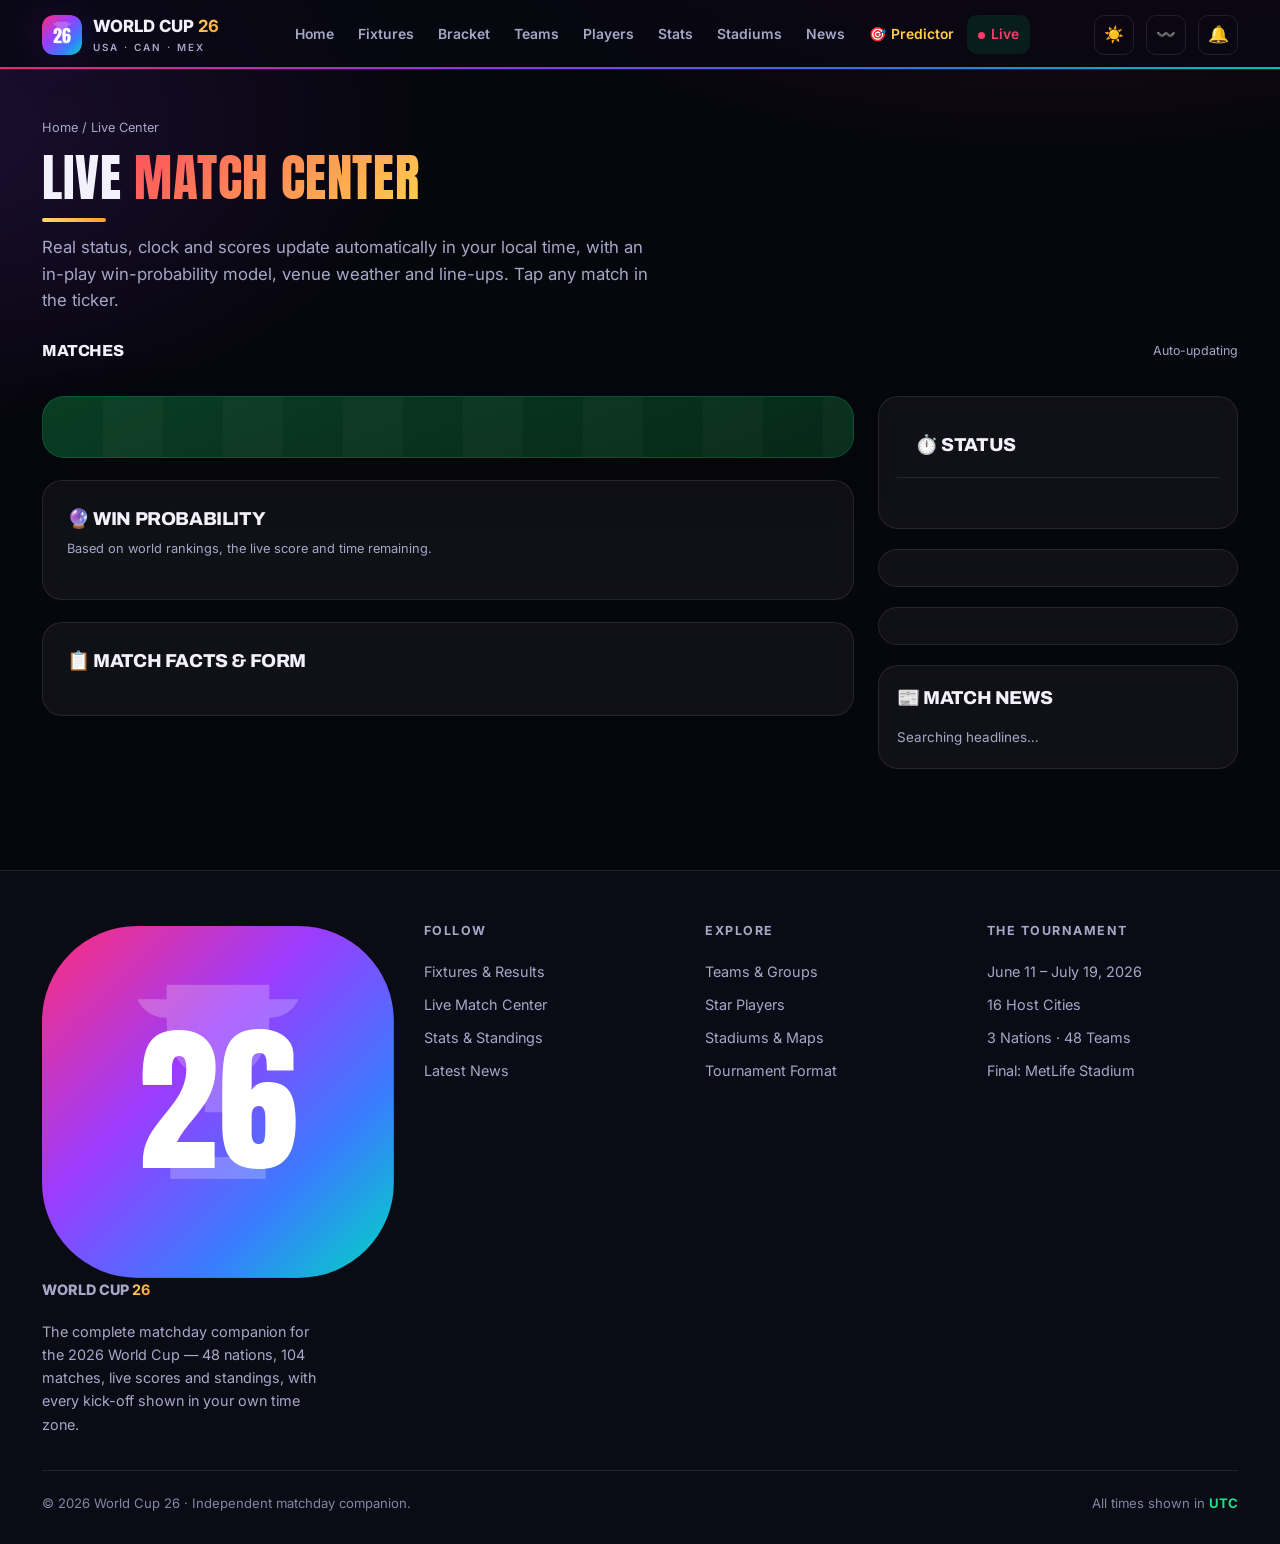
<file: live.html>
<!DOCTYPE html>
<html lang="en">
<head>
<meta charset="UTF-8">
<meta name="viewport" content="width=device-width, initial-scale=1.0">
<title>Live Match Center — World Cup 2026</title>
<meta name="description" content="Premium real-time World Cup 2026 match center: live scores & clock, in-play win probability, venue weather, line-ups and a multi-match ticker.">
<link rel="preconnect" href="https://fonts.googleapis.com">
<link href="https://fonts.googleapis.com/css2?family=Inter:wght@400;500;600;700;800&family=Oswald:wght@500;600;700&display=swap" rel="stylesheet">
<link rel="canonical" href="https://arnav-dugad.github.io/FIFA-WC-2026/live.html">
<meta property="og:type" content="website"><meta property="og:site_name" content="World Cup 2026 Hub">
<meta property="og:title" content="Live Match Center — World Cup 2026"><meta property="og:description" content="Real-time scores, clock, win probability, venue weather and line-ups.">
<meta property="og:image" content="https://arnav-dugad.github.io/FIFA-WC-2026/og.png">
<meta property="og:url" content="https://arnav-dugad.github.io/FIFA-WC-2026/live.html">
<meta name="twitter:card" content="summary_large_image"><meta name="twitter:image" content="https://arnav-dugad.github.io/FIFA-WC-2026/og.png">
<link rel="stylesheet" href="css/styles.css">
<link rel="icon" href="data:image/svg+xml,%3Csvg xmlns='http://www.w3.org/2000/svg' viewBox='0 0 100 100'%3E%3Ctext y='.9em' font-size='90'%3E%F0%9F%8F%86%3C/text%3E%3C/svg%3E">
<style>
  .ticker{display:flex;gap:12px;overflow-x:auto;padding:4px 2px 14px;scroll-snap-type:x mandatory}
  .tk-card{flex:0 0 200px;scroll-snap-align:start;background:var(--card);border:1px solid var(--card-border);border-radius:13px;padding:12px 14px;cursor:pointer;transition:.18s}
  .tk-card:hover{border-color:rgba(0,196,106,.4)}
  .tk-card.sel{border-color:var(--green);background:rgba(0,196,106,.08)}
  .tk-top{display:flex;justify-content:space-between;font-size:.66rem;color:var(--muted);margin-bottom:8px;text-transform:uppercase;letter-spacing:.5px}
  .tk-row{display:flex;align-items:center;gap:7px;font-size:.86rem;font-weight:600;padding:2px 0}
  .tk-row img{width:22px;height:15px;border-radius:3px}
  .tk-row .sc{margin-left:auto;font-family:Oswald;font-size:1rem}
  .tk-live{color:var(--red)}
  .wx-chip{display:inline-flex;align-items:center;gap:7px;background:var(--card);border:1px solid var(--card-border);padding:7px 13px;border-radius:11px;font-size:.85rem}
  .pitch{position:relative;height:8px;border-radius:6px;background:rgba(255,255,255,.08);overflow:hidden;display:flex}
  .winprob-legend{display:flex;justify-content:space-between;font-size:.74rem;margin-top:6px}
  .formdots{display:flex;gap:4px}.formdots span{width:18px;height:18px;border-radius:5px;font-size:.6rem;display:grid;place-items:center;font-weight:800;color:#04130c}
</style>
</head>
<body data-page="live.html">
<noscript><div class="ns">This hub needs JavaScript for live scores &amp; interactivity. Browse: <a href="index.html">Home</a> · <a href="fixtures.html">Fixtures</a> · <a href="bracket.html">Bracket</a> · <a href="teams.html">Teams</a> · <a href="players.html">Players</a> · <a href="stats.html">Stats</a> · <a href="stadiums.html">Stadiums</a> · <a href="news.html">News</a> · <a href="predictor.html">Predictor</a> · <a href="live.html">Live</a></div></noscript>

<section class="page-hero">
  <div class="wrap">
    <div class="breadcrumb reveal"><a href="index.html">Home</a> / Live Center</div>
    <h1 class="display reveal">Live <span style="background:linear-gradient(135deg,#ff4d5e,#ffd24c);-webkit-background-clip:text;background-clip:text;-webkit-text-fill-color:transparent">Match Center</span></h1>
    <p class="reveal">Real status, clock and scores update automatically in your local time, with an in-play win-probability model, venue weather and line-ups. Tap any match in the ticker.</p>
  </div>
</section>

<!-- MULTI-MATCH TICKER -->
<section class="section-tight" style="padding:10px 0 0">
  <div class="wrap">
    <div style="display:flex;align-items:center;justify-content:space-between;margin-bottom:8px">
      <h3 class="display" style="font-size:1rem"><span id="tickerLabel">Matches</span></h3>
      <span class="muted" style="font-size:.78rem" id="refreshNote">Auto-updating</span>
    </div>
    <div class="ticker reveal" id="ticker"></div>
  </div>
</section>

<section class="section-tight" style="padding-top:6px">
  <div class="wrap">
    <div class="live-wrap">
      <div class="live-main">
        <div class="live-scoreboard reveal" id="scoreboard"></div>

        <div class="card reveal" id="eventsCard" style="padding:24px;display:none">
          <h3 class="display" style="margin-bottom:14px">⚽ Goal Timeline</h3>
          <div id="events"></div>
        </div>

        <div class="card reveal" style="padding:24px">
          <div style="display:flex;justify-content:space-between;align-items:center;margin-bottom:4px">
            <h3 class="display">🔮 Win Probability</h3><span class="muted" style="font-size:.72rem" id="wpMode"></span>
          </div>
          <p class="muted" style="font-size:.8rem;margin-bottom:16px">Based on world rankings, the live score and time remaining.</p>
          <div id="winProb"></div>
        </div>

        <div class="card reveal" style="padding:24px">
          <h3 class="display" style="margin-bottom:14px">📋 Match Facts &amp; Form</h3>
          <div id="facts"></div>
        </div>
      </div>

      <div class="live-side">
        <div class="card reveal" style="margin-bottom:20px">
          <div style="padding:16px 18px;border-bottom:1px solid var(--card-border);display:flex;justify-content:space-between;align-items:center">
            <h3 class="display">⏱️ Status</h3><span id="statusBadge"></span>
          </div>
          <div id="statusPanel" style="padding:16px 18px"></div>
        </div>
        <div class="card reveal" id="venueCard" style="padding:18px;margin-bottom:20px"></div>
        <div class="card reveal" id="lineups" style="padding:18px;margin-bottom:20px"></div>
        <div class="card reveal" id="matchNewsCard" style="padding:18px"><h3 class="display" style="margin-bottom:10px">📰 Match News</h3><div id="matchNews"><span class="muted" style="font-size:.84rem">Searching headlines…</span></div></div>
      </div>
    </div>
  </div>
</section>

<script src="js/data.js"></script>
<script src="js/live-data.js"></script>
<script src="js/app.js"></script>
<script>
let CURRENT=null;

function tickerList(){
  const now=Date.now();
  const live=MATCHES.filter(m=>m.home&&m.away&&m.status==='live');
  const today=MATCHES.filter(m=>m.home&&m.away&&Math.abs(new Date(m.kickoff)-now)<20*36e5);
  const next=MATCHES.filter(m=>m.home&&m.away&&m.status==='upcoming').sort((a,b)=>new Date(a.kickoff)-new Date(b.kickoff));
  const seen=new Set(); const out=[];
  [...live, ...today.sort((a,b)=>new Date(a.kickoff)-new Date(b.kickoff)), ...next].forEach(m=>{ if(!seen.has(m.id)){seen.add(m.id);out.push(m);} });
  return out.slice(0,14);
}
function renderTicker(){
  const list=tickerList(); const tk=$('#ticker'); tk.innerHTML='';
  $('#tickerLabel').textContent = list.some(m=>m.status==='live') ? '🔴 Live & upcoming' : 'Upcoming matches';
  list.forEach(m=>{
    const h=team(m.home),a=team(m.away); const c=LiveData.matchClock(m); const hasScore=m.hs!=null;
    const card=el('div','tk-card'+(CURRENT&&m.id===CURRENT.id?' sel':''));
    const top = c.state==='live'?`<span class="tk-live">🔴 ${c.label}</span>`:c.state==='finished'?'<span>FT</span>':`<span>${localDate(m.kickoff,{month:'short',day:'numeric'})} ${localTime(m.kickoff)}</span>`;
    card.innerHTML=`<div class="tk-top"><span>${m.stage}</span>${top}</div>
      <div class="tk-row"><img src="${flag(h.cc)}"> ${h.code}<span class="sc">${hasScore?m.hs:''}</span></div>
      <div class="tk-row"><img src="${flag(a.cc)}"> ${a.code}<span class="sc">${hasScore?m.as:''}</span></div>`;
    card.onclick=()=>{ CURRENT=m; renderAll(); renderTicker(); };
    tk.appendChild(card);
  });
}

function renderScoreboard(){
  const m=CURRENT, h=team(m.home), a=team(m.away), st=stadium(m.stadium), c=LiveData.matchClock(m);
  const hasScore=m.hs!=null&&m.as!=null;
  let centre,sub;
  if(c.state==='upcoming'){ centre=`<span style="font-size:1.7rem">${localTime(m.kickoff)}</span>`; sub=relativeKO(m.kickoff).toUpperCase(); }
  else if(c.state==='live'){ centre=hasScore?`${m.hs}<span style="opacity:.4">:</span>${m.as}`:'<span style="font-size:1.6rem;opacity:.7">LIVE</span>'; sub='● '+c.label; }
  else { centre=hasScore?`${m.hs}<span style="opacity:.4">:</span>${m.as}`:'<span style="font-size:1.1rem;opacity:.6">RESULT&nbsp;PENDING</span>'; sub=hasScore?'FULL TIME':'awaiting result'; }
  $('#scoreboard').innerHTML=`
    <div class="lsb-top">
      <span class="match-stage">${m.stage} · ${st.name}</span>
      <span class="lsb-clock">${c.state==='live'?'<span class="dot"></span> IN PLAY':c.state==='finished'?'FT':localDate(m.kickoff)}</span>
    </div>
    <div class="lsb-grid">
      <div class="lsb-team"><img src="${flag(h.cc)}" alt="${h.name}"><h3 class="display">${h.name}</h3><div class="rank">FIFA #${h.rank}${h.titles?` · ★${h.titles}`:''}</div></div>
      <div class="lsb-score">${centre}<small>${sub}</small></div>
      <div class="lsb-team"><img src="${flag(a.cc)}" alt="${a.name}"><h3 class="display">${a.name}</h3><div class="rank">FIFA #${a.rank}${a.titles?` · ★${a.titles}`:''}</div></div>
    </div>`;
  const sb=$('#scoreboard'); sb.style.background=`linear-gradient(100deg, ${hexA(h.c1,.5)} 0%, rgba(9,11,20,.93) 42%, rgba(9,11,20,.93) 58%, ${hexA(a.c2,.5)} 100%)`;
}

function renderWinProb(){
  const m=CURRENT, h=team(m.home), a=team(m.away);
  const c=LiveData.matchClock(m);
  const w=liveWinProb(m);
  $('#wpMode').textContent = c.state==='live'?'live model':c.state==='finished'?'result':'pre-match';
  $('#winProb').innerHTML=`
    <div class="pitch" style="height:14px"><span class="h" style="width:${w.pH}%;background:var(--green)"></span><span style="width:${w.draw}%;background:rgba(255,255,255,.18)"></span><span class="a" style="width:${w.pA}%;background:var(--gold)"></span></div>
    <div class="winprob-legend"><b style="color:var(--green)">${h.code} ${w.pH}%</b><span class="muted">Draw ${w.draw}%</span><b style="color:var(--gold)">${w.pA}% ${a.code}</b></div>`;
}

function formStrip(code){
  // recent finished results for this team (real, from feed)
  const ms=MATCHES.filter(m=>(m.home===code||m.away===code)&&m.hs!=null&&m.as!=null).sort((a,b)=>new Date(b.kickoff)-new Date(a.kickoff)).slice(0,5).reverse();
  if(!ms.length) return '<span class="muted" style="font-size:.78rem">No results yet</span>';
  return '<div class="formdots">'+ms.map(m=>{ const gf=m.home===code?m.hs:m.as, ga=m.home===code?m.as:m.hs; const r=gf>ga?'W':gf<ga?'L':'D'; const col=r==='W'?'var(--green)':r==='L'?'var(--red)':'#888'; return `<span style="background:${col};color:#fff">${r}</span>`; }).join('')+'</div>';
}

function renderFacts(){
  const m=CURRENT, h=team(m.home), a=team(m.away);
  const row=(label,hv,av)=>`<div class="stat-row" style="margin-bottom:12px"><div class="sr-label"><b>${hv}</b><span>${label}</span><b>${av}</b></div></div>`;
  $('#facts').innerHTML=`
    <div style="display:flex;justify-content:space-between;align-items:center;gap:10px;margin-bottom:14px">
      <div style="text-align:left"><img class="flag-sm" src="${flag(h.cc)}" style="width:30px;height:20px"><div style="font-weight:700;margin-top:4px;font-size:.9rem">${h.name}</div><div class="muted" style="font-size:.72rem">${h.nick||''}</div></div>
      <div class="display muted">VS</div>
      <div style="text-align:right"><img class="flag-sm" src="${flag(a.cc)}" style="width:30px;height:20px"><div style="font-weight:700;margin-top:4px;font-size:.9rem">${a.name}</div><div class="muted" style="font-size:.72rem">${a.nick||''}</div></div>
    </div>
    ${row('FIFA Ranking','#'+h.rank,'#'+a.rank)}
    ${row('World Cup titles','★ '+(h.titles||0),'★ '+(a.titles||0))}
    ${row('Confederation',h.conf,a.conf)}
    <div class="stat-row"><div class="sr-label"><span>Best WC finish</span></div><div style="display:flex;justify-content:space-between;font-size:.8rem;color:var(--muted)"><span>${h.best||'—'}</span><span style="text-align:right">${a.best||'—'}</span></div></div>
    <div class="stat-row" style="margin-top:10px"><div class="sr-label"><span>Recent form (W/D/L)</span></div><div style="display:flex;justify-content:space-between;margin-top:6px">${formStrip(m.home)}${formStrip(m.away)}</div></div>`;
}

function renderStatus(){
  const m=CURRENT, c=LiveData.matchClock(m);
  const badge=c.state==='live'?'<span class="live-badge">LIVE</span>':c.state==='finished'?'<span class="pill pill-gold" style="padding:3px 10px">FULL TIME</span>':'<span class="pill pill-green" style="padding:3px 10px">UPCOMING</span>';
  $('#statusBadge').innerHTML=badge;
  let line;
  if(c.state==='upcoming') line=`Kicks off <b style="color:var(--green)">${relativeKO(m.kickoff)}</b><br>${localDateFull(m.kickoff)}<br><b>${localTime(m.kickoff)} ${tzAbbr}</b> (your time)`;
  else if(c.state==='live') line=`In play — <b style="color:var(--red)">${c.label}</b><br>Score &amp; clock refresh automatically.`;
  else line=`Full time.<br>${localDateFull(m.kickoff)}`;
  $('#statusPanel').innerHTML=`<p style="font-size:.92rem;line-height:1.7">${line}</p>
    <div style="display:flex;gap:8px;margin-top:12px;flex-wrap:wrap">
      <button class="btn btn-gold" style="flex:1;justify-content:center;padding:10px" onclick='downloadICS(${JSON.stringify({id:m.id,home:m.home,away:m.away,homeLabel:m.homeLabel,awayLabel:m.awayLabel,stadium:m.stadium,kickoff:m.kickoff,stage:m.stage})})'>📅 Calendar</button>
      <button class="btn btn-ghost" style="flex:1;justify-content:center;padding:10px" id="followBtn"></button>
    </div>`;
  const fb=$('#followBtn'); const on=isFav(m.home)||isFav(m.away);
  fb.innerHTML = on?'★ Following':'☆ Follow';
  fb.onclick=()=>{ toggleFav(m.home); renderStatus(); };
}

function renderVenue(){
  const m=CURRENT, st=stadium(m.stadium);
  $('#venueCard').innerHTML=`<h3 class="display" style="margin-bottom:10px">🏟️ Venue &amp; Weather</h3>
    <div class="lineup-row"><span>📍 Stadium</span><b style="margin-left:auto;text-align:right">${st.name}</b></div>
    <div class="lineup-row"><span>🏙️ City</span><b style="margin-left:auto">${st.city}, ${st.country}</b></div>
    <div class="lineup-row"><span>👥 Capacity</span><b style="margin-left:auto">${(st.cap||0).toLocaleString()}</b></div>
    <div class="lineup-row" style="border:none"><span>${st.roof?'⛱️ Roof':'☀️ Open air'}</span><b style="margin-left:auto" id="wxSlot">…</b></div>
    <a href="stadiums.html" class="btn btn-ghost" style="width:100%;justify-content:center;margin-top:12px">🗺️ Map &amp; details</a>`;
  fetchVenueWeather(st, m.kickoff).then(wx=>{ const s=$('#wxSlot'); if(s) s.innerHTML = wx? `${wx.emoji} ${wx.temp}°C · ${wx.label}` : '—'; });
}

function renderLineups(){
  const m=CURRENT, h=team(m.home), a=team(m.away);
  const col=code=>{ const list=PLAYERS.filter(p=>p.team===code).slice(0,6);
    return list.length?list.map(p=>`<div class="lineup-row"><span class="ln">${p.num}</span><b style="font-size:.82rem">${p.name.split(' ').pop()}</b><span class="pos-badge pos-${p.pos}" style="margin-left:auto">${p.pos}</span></div>`).join(''):'<span class="muted" style="font-size:.78rem">Squad TBD</span>'; };
  $('#lineups').innerHTML=`<h3 class="display" style="margin-bottom:10px">👕 Players to Watch</h3>
    <div style="display:grid;grid-template-columns:1fr 1fr;gap:12px">
      <div><div style="font-size:.74rem;font-weight:700;color:var(--green);margin-bottom:4px">${h.code}</div>${col(m.home)}</div>
      <div><div style="font-size:.74rem;font-weight:700;color:var(--gold);margin-bottom:4px">${a.code}</div>${col(m.away)}</div>
    </div>`;
}

function renderEvents(){
  const m=CURRENT, h=team(m.home), a=team(m.away);
  const card=$('#eventsCard');
  if(!m.scorers || !((m.scorers.home||[]).length || (m.scorers.away||[]).length)){ card.style.display='none'; return; }
  card.style.display='';
  const all=[
    ...(m.scorers.home||[]).map(g=>({...g,side:'home'})),
    ...(m.scorers.away||[]).map(g=>({...g,side:'away'}))
  ].sort((x,y)=>parseInt(x.minute)-parseInt(y.minute));
  $('#events').innerHTML=all.map(g=>{
    const t=team(g.side==='home'?m.home:m.away);
    return `<div class="lineup-row" style="${g.side==='away'?'flex-direction:row-reverse;text-align:right':''}">
      <span class="ln" style="color:var(--gold)">${g.minute}'</span>
      <span style="font-size:1.1rem">⚽</span>
      <b style="font-size:.88rem">${g.name}</b>
      <img class="flag-sm" src="${flag(t.cc)}" style="margin-${g.side==='away'?'right':'left'}:auto">
    </div>`;
  }).join('') + (m.ht?`<div class="muted" style="font-size:.74rem;text-align:center;margin-top:8px">Half-time: ${m.ht[0]}–${m.ht[1]}</div>`:'');
}

let _newsForId=null;
function renderMatchNews(){
  const m=CURRENT; if(!m||!m.home||!m.away) return;
  if(_newsForId===m.id) return; _newsForId=m.id;
  const box=$('#matchNews'); box.innerHTML='<span class="muted" style="font-size:.84rem">Searching headlines…</span>';
  const h=team(m.home), a=team(m.away);
  ensureNews().then(()=>{ if(!window.NewsFeed){ box.innerHTML='<span class="muted" style="font-size:.84rem">News unavailable.</span>'; return; }
    NewsFeed.forMatch(h.name,a.name).then(items=>{
      if(_newsForId!==m.id) return;
      if(!items||!items.length){ box.innerHTML='<span class="muted" style="font-size:.84rem">No related headlines yet.</span>'; return; }
      box.innerHTML=items.slice(0,5).map(n=>`<a class="md-news" href="${n.link}" target="_blank" rel="noopener"><span class="md-news-t">${n.title}</span><span class="md-news-m">${n.src||''}${n.date?(' · '+localDate(n.date,{month:'short',day:'numeric'})):''} ↗</span></a>`).join('');
    });
  });
}
function renderAll(){ if(!CURRENT)return; renderScoreboard(); renderEvents(); renderWinProb(); renderFacts(); renderStatus(); renderVenue(); renderLineups(); renderMatchNews(); }

const REQUESTED_ID = +(new URLSearchParams(location.search).get('match')) || null;
let _firstBoot=true;
function boot(){
  const list=tickerList();
  if(_firstBoot && REQUESTED_ID){
    const wanted = MATCHES.find(m=>m.id===REQUESTED_ID && m.home && m.away);
    if(wanted) CURRENT = wanted;
  }
  _firstBoot=false;
  if(!CURRENT || !MATCHES.find(x=>x.id===CURRENT.id)) CURRENT = list.find(m=>m.status==='live') || list[0];
  if(CURRENT){ renderTicker(); renderAll(); }
}

LiveData.refresh(boot);
setInterval(()=>LiveData.refresh(()=>{ renderTicker(); renderAll(); }), 20000);   // live score/status refresh
setInterval(()=>{ if(CURRENT && LiveData.matchClock(CURRENT).state!=='finished'){ renderScoreboard(); renderWinProb(); renderStatus(); } }, 1000); // local clock tick
</script>
</body>
</html>
</file>
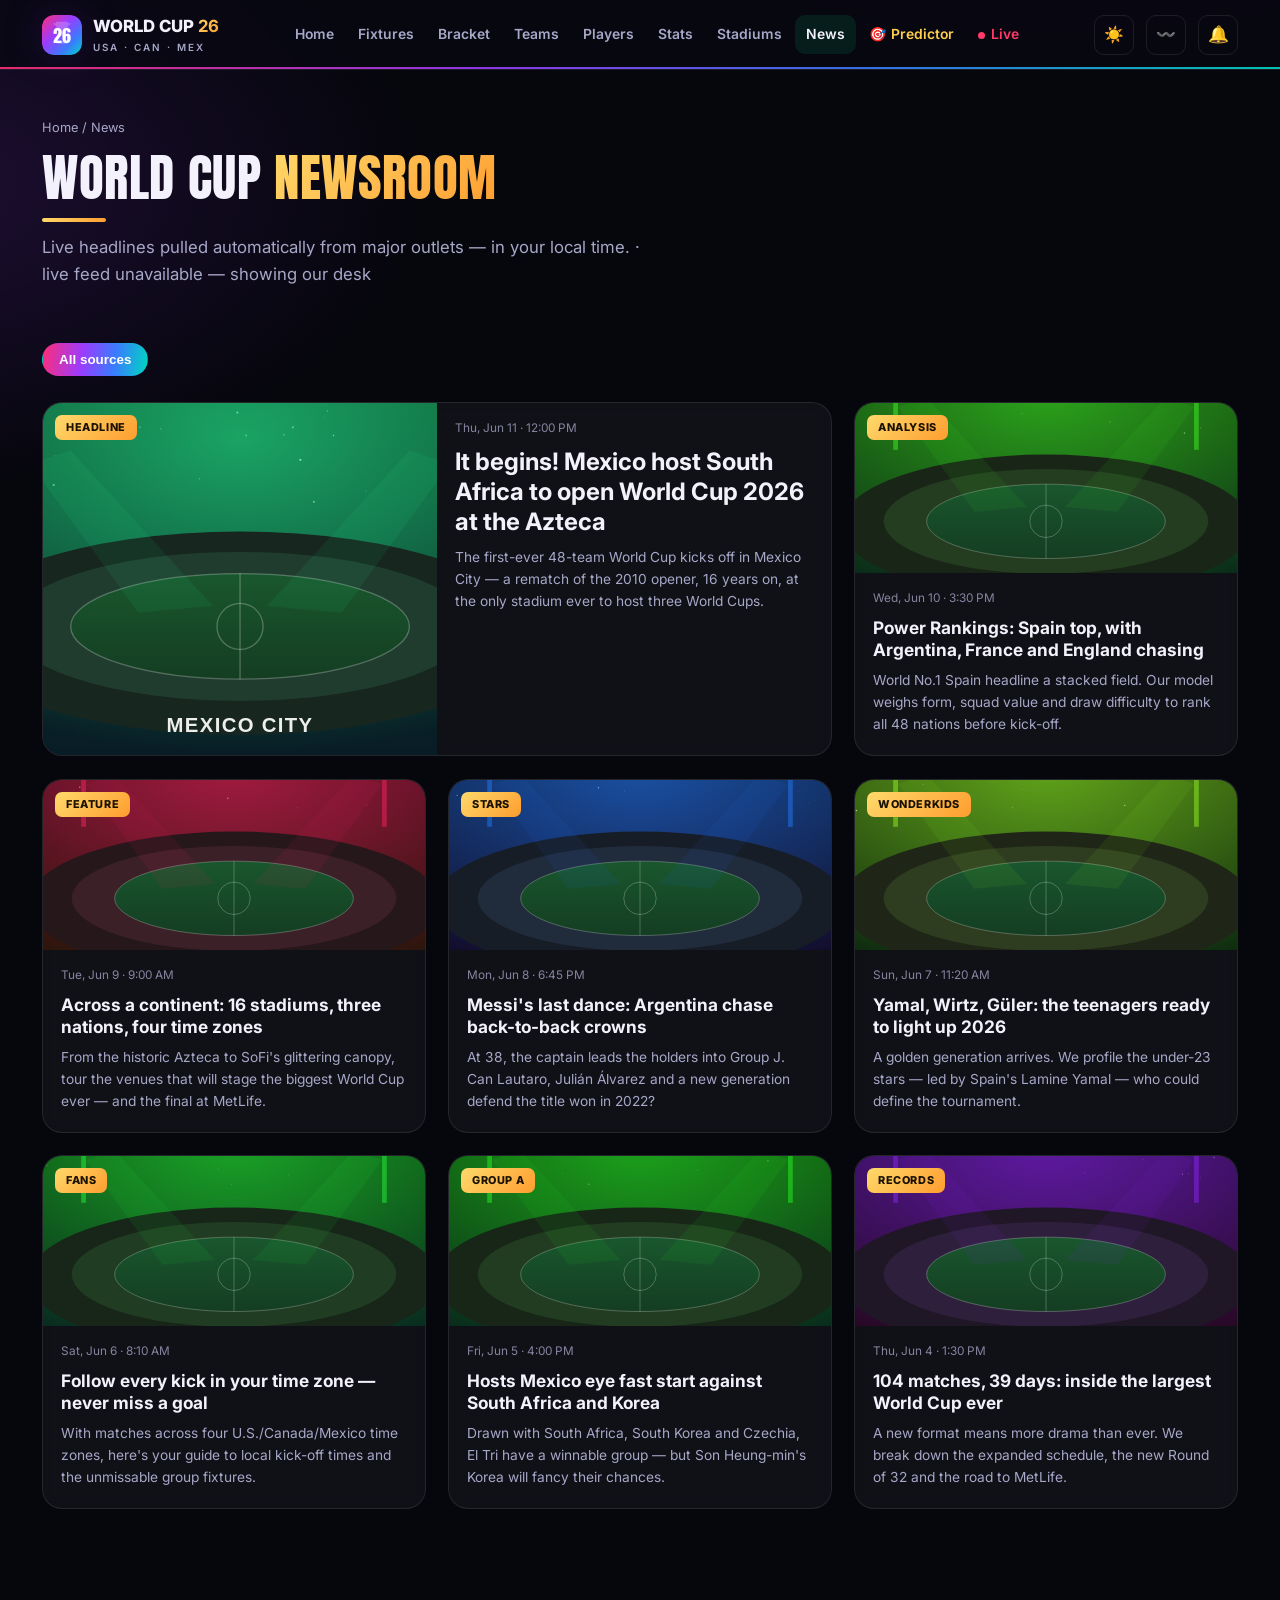
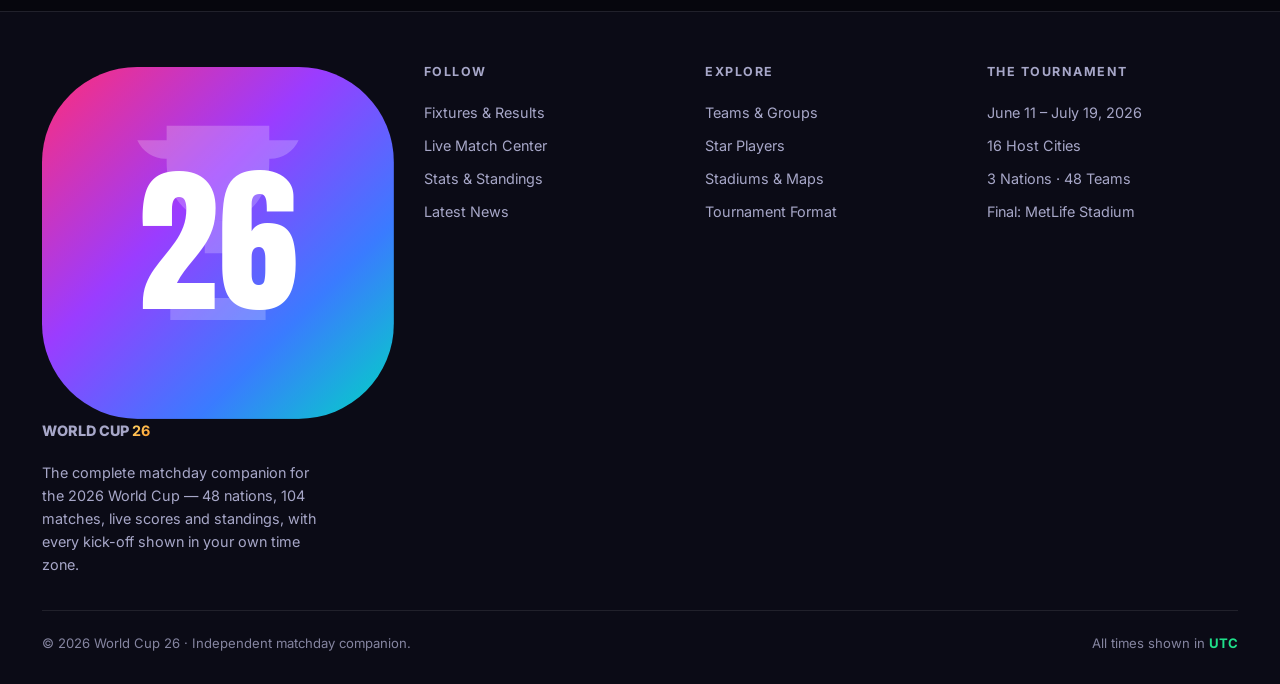
<file: news.html>
<!DOCTYPE html>
<html lang="en">
<head>
<meta charset="UTF-8">
<meta name="viewport" content="width=device-width, initial-scale=1.0">
<title>News — World Cup 2026</title>
<meta name="description" content="Live, auto-updating World Cup &amp; football news from major outlets, with images — in your local time.">
<link rel="preconnect" href="https://fonts.googleapis.com">
<link href="https://fonts.googleapis.com/css2?family=Inter:wght@400;500;600;700;800&family=Oswald:wght@500;600;700&display=swap" rel="stylesheet">
<link rel="canonical" href="https://arnav-dugad.github.io/FIFA-WC-2026/news.html">
<meta property="og:type" content="website"><meta property="og:site_name" content="World Cup 2026 Hub">
<meta property="og:title" content="News — World Cup 2026"><meta property="og:description" content="Live, auto-updating World Cup & football headlines from major outlets.">
<meta property="og:image" content="https://arnav-dugad.github.io/FIFA-WC-2026/og.png">
<meta property="og:url" content="https://arnav-dugad.github.io/FIFA-WC-2026/news.html">
<meta name="twitter:card" content="summary_large_image"><meta name="twitter:image" content="https://arnav-dugad.github.io/FIFA-WC-2026/og.png">
<link rel="stylesheet" href="css/styles.css">
<link rel="icon" href="data:image/svg+xml,%3Csvg xmlns='http://www.w3.org/2000/svg' viewBox='0 0 100 100'%3E%3Ctext y='.9em' font-size='90'%3E%F0%9F%8F%86%3C/text%3E%3C/svg%3E">
</head>
<body data-page="news.html">
<noscript><div class="ns">This hub needs JavaScript for live scores &amp; interactivity. Browse: <a href="index.html">Home</a> · <a href="fixtures.html">Fixtures</a> · <a href="bracket.html">Bracket</a> · <a href="teams.html">Teams</a> · <a href="players.html">Players</a> · <a href="stats.html">Stats</a> · <a href="stadiums.html">Stadiums</a> · <a href="news.html">News</a> · <a href="predictor.html">Predictor</a> · <a href="live.html">Live</a></div></noscript>

<section class="page-hero">
  <div class="wrap">
    <div class="breadcrumb reveal"><a href="index.html">Home</a> / News</div>
    <h1 class="display reveal">World Cup <span style="background:var(--grad-gold);-webkit-background-clip:text;background-clip:text;-webkit-text-fill-color:transparent">Newsroom</span></h1>
    <p class="reveal">Live headlines pulled automatically from major outlets — in your local time. <span id="newsState" class="muted"></span></p>
  </div>
</section>

<section class="section-tight">
  <div class="wrap">
    <div class="filterbar reveal" id="srcChips"><button class="chip active" data-src="all">All sources</button></div>
    <div class="grid news-grid reveal" id="newsGrid"></div>
  </div>
</section>

<script src="js/data.js"></script>
<script src="js/news.js"></script>
<script src="js/app.js"></script>
<script>
  let ITEMS=[], fc='all';
  function timeAgo(d){ const s=(Date.now()-new Date(d))/1000; if(isNaN(s))return''; if(s<3600)return Math.max(1,s/60|0)+'m ago'; if(s<86400)return (s/3600|0)+'h ago'; return (s/86400|0)+'d ago'; }

  function buildChips(){
    const srcs=[...new Set(ITEMS.map(i=>i.src).filter(Boolean))];
    const cc=$('#srcChips'); cc.innerHTML='<button class="chip active" data-src="all">All sources</button>';
    srcs.forEach(s=>{ const b=el('button','chip',s); b.dataset.src=s; cc.appendChild(b); });
    $$('#srcChips .chip').forEach(c=>c.onclick=()=>{ $$('#srcChips .chip').forEach(x=>x.classList.remove('active')); c.classList.add('active'); fc=c.dataset.src; render(); });
  }
  function render(){
    const g=$('#newsGrid'); g.innerHTML='';
    let list = fc==='all'?ITEMS:ITEMS.filter(i=>i.src===fc);
    if(!list.length){ g.innerHTML='<div class="empty" style="grid-column:1/-1">No headlines right now.</div>'; return; }
    list.slice(0,30).forEach((n,i)=>{
      const c=el('div','card news-card'+(i===0&&fc==='all'?' news-feature':''));
      const imgSrc=n.img||cityImg(n.title,'World Cup 2026');
      c.innerHTML=`<div class="news-img"><span class="cat">${n.src||'News'}</span><img src="${imgSrc}" alt="" referrerpolicy="no-referrer"></div>
        <div class="news-body"><div class="date">${n.date?localDate(n.date,{weekday:'short',month:'short',day:'numeric'}):''} ${n.date?('· '+localTime(n.date)):''} <span class="muted">· ${timeAgo(n.date)}</span></div>
        <h3>${n.title}</h3><p class="blurb">${n.blurb||''}</p><span class="link-more">Read full story ↗</span></div>`;
      const im=c.querySelector('.news-img img'); im.onerror=()=>{ im.onerror=null; im.src=cityImg(n.title,'World Cup 2026'); };
      a11yClick(c, ()=>window.open(n.link,'_blank','noopener'), `Read: ${n.title}`);
      g.appendChild(c);
    });
  }
  function renderFallback(){
    ITEMS = NEWS.map(n=>({ title:n.title, link:'#', date:n.date, blurb:n.blurb, img:'', src:n.cat }));
    const g=$('#newsGrid'); g.innerHTML='';
    [...NEWS].sort((a,b)=>new Date(b.date)-new Date(a.date)).forEach((n,i)=>{
      const c=el('div','card news-card'+(i===0?' news-feature':'')); const venue=stadium(n.img);
      c.innerHTML=`<div class="news-img"><span class="cat">${n.cat}</span><img src="${cityImg(n.img,venue.city||n.img)}" alt=""></div>
        <div class="news-body"><div class="date">${localDate(n.date,{weekday:'short',month:'short',day:'numeric'})} · ${localTime(n.date)}</div>
        <h3>${n.title}</h3><p class="blurb">${n.blurb}</p></div>`;
      g.appendChild(c); loadVenuePhoto(c.querySelector('.news-img img'), venue.wiki);
    });
  }
  async function loadNews(){
    $('#newsState').textContent='· refreshing…';
    const items = await NewsFeed.load();
    if(items && items.length){ ITEMS=items; buildChips(); render();
      $('#newsState').innerHTML = NewsFeed.live ? '· <span style="color:var(--green)">●</span> live · auto-updates' : '· showing last saved headlines (live feed unreachable)';
    } else { $('#newsState').textContent='· live feed unavailable — showing our desk'; renderFallback(); }
  }
  $('#newsGrid').innerHTML='<div class="empty" style="grid-column:1/-1">Loading the latest headlines…</div>';
  loadNews();
  setInterval(loadNews, 10*60000);
</script>
</body>
</html>
</file>
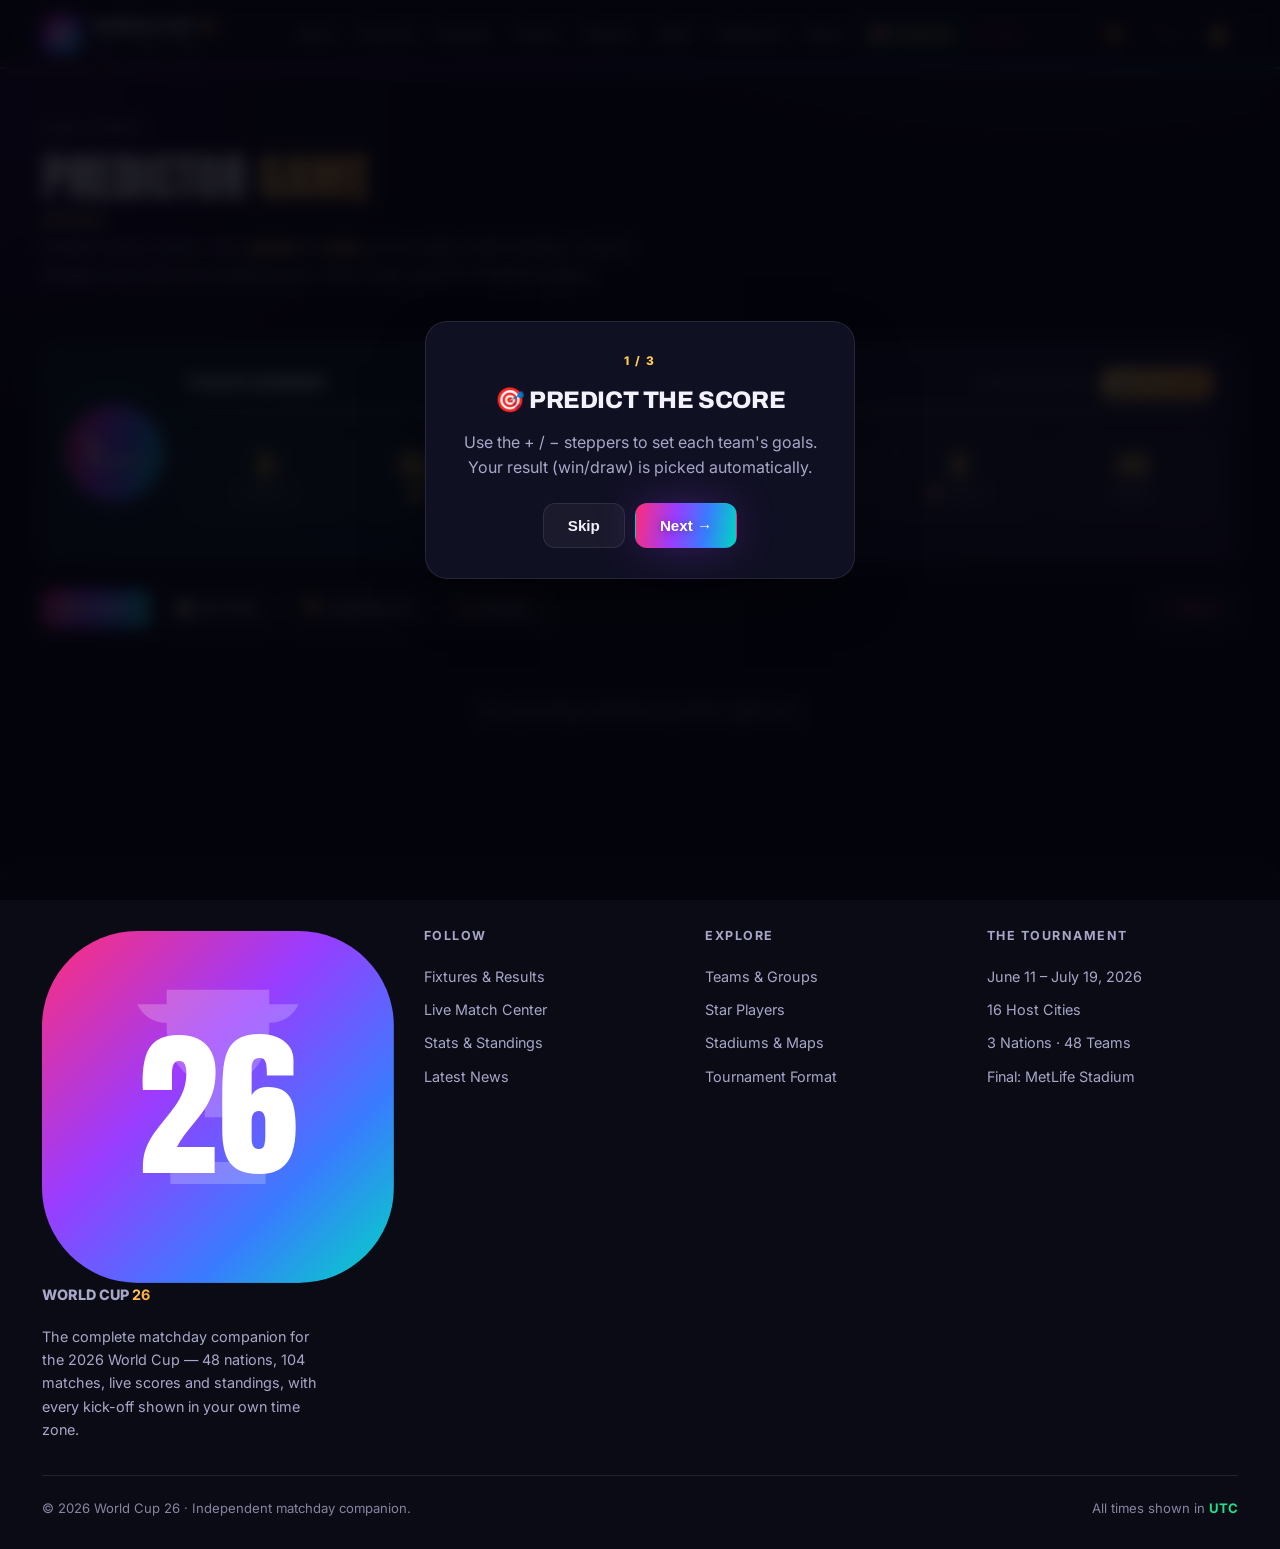
<file: predictor.html>
<!DOCTYPE html>
<html lang="en">
<head>
<meta charset="UTF-8">
<meta name="viewport" content="width=device-width, initial-scale=1.0">
<title>Predictor Game — World Cup 2026</title>
<meta name="description" content="Predict World Cup 2026 scores, earn points & coins at live odds, build streaks, unlock badges and climb the leaderboard. Free to play.">
<link rel="preconnect" href="https://fonts.googleapis.com">
<link href="https://fonts.googleapis.com/css2?family=Inter:wght@400;500;600;700;800&family=Oswald:wght@500;600;700&display=swap" rel="stylesheet">
<link rel="canonical" href="https://arnav-dugad.github.io/FIFA-WC-2026/predictor.html">
<meta property="og:type" content="website"><meta property="og:site_name" content="World Cup 2026 Hub">
<meta property="og:title" content="Predictor Game — World Cup 2026"><meta property="og:description" content="Predict scores, earn points & coins at live odds, build streaks, unlock badges and climb the leaderboard.">
<meta property="og:image" content="https://arnav-dugad.github.io/FIFA-WC-2026/og.png">
<meta property="og:url" content="https://arnav-dugad.github.io/FIFA-WC-2026/predictor.html">
<meta name="twitter:card" content="summary_large_image"><meta name="twitter:image" content="https://arnav-dugad.github.io/FIFA-WC-2026/og.png">
<link rel="stylesheet" href="css/styles.css">
<link rel="icon" href="data:image/svg+xml,%3Csvg xmlns='http://www.w3.org/2000/svg' viewBox='0 0 100 100'%3E%3Ctext y='.9em' font-size='90'%3E%F0%9F%8F%86%3C/text%3E%3C/svg%3E">
<style>
  .pred-hero{display:grid;grid-template-columns:auto 1fr;gap:22px;align-items:center;background:linear-gradient(135deg,rgba(0,196,106,.16),rgba(155,108,255,.14));border:1px solid var(--card-border);border-radius:22px;padding:24px;margin-bottom:8px}
  .lvl-badge{width:96px;height:96px;border-radius:50%;display:grid;place-items:center;background:var(--grad-hero);box-shadow:var(--shadow-glow);text-align:center}
  .lvl-badge b{font-family:Oswald;font-size:2.2rem;color:#fff;line-height:1;text-shadow:0 1px 6px rgba(0,0,0,.4)}
  .lvl-badge span{font-size:.6rem;color:#fff;font-weight:800;letter-spacing:1px;text-shadow:0 1px 4px rgba(0,0,0,.4)}
  .xp-bar{height:10px;border-radius:6px;background:rgba(255,255,255,.1);overflow:hidden;margin-top:8px}
  .xp-bar span{display:block;height:100%;background:var(--grad-gold);transition:width .6s}
  .stat-tiles{display:grid;grid-template-columns:repeat(auto-fit,minmax(120px,1fr));gap:12px;margin:18px 0}
  .stat-tile{background:var(--card);border:1px solid var(--card-border);border-radius:14px;padding:14px;text-align:center}
  .stat-tile b{display:block;font-family:Oswald;font-size:1.8rem;line-height:1;color:var(--gold)}
  .stat-tile span{font-size:.72rem;color:var(--muted);text-transform:uppercase;letter-spacing:1px}
  .tabs{display:flex;gap:6px;flex-wrap:wrap;margin:26px 0 20px}
  .tab{padding:10px 18px;border-radius:11px;font-weight:700;font-size:.9rem;background:var(--card);border:1px solid var(--card-border);color:var(--muted);cursor:pointer}
  .tab.active{background:var(--grad-hero);color:#fff;border-color:transparent}
  .pred-grid{display:grid;grid-template-columns:repeat(auto-fill,minmax(330px,1fr));gap:18px}
  .pcard{background:var(--card);border:1px solid var(--card-border);border-radius:16px;padding:18px}
  .pcard.saved{border-color:rgba(0,196,106,.45);box-shadow:0 0 22px -12px rgba(0,196,106,.7)}
  .pc-top{display:flex;justify-content:space-between;font-size:.72rem;color:var(--muted);margin-bottom:10px}
  .pc-row{display:flex;align-items:center;gap:11px;padding:9px 0;border-bottom:1px solid var(--card-border)}
  .pc-flag{width:32px;height:21px;border-radius:4px;object-fit:cover;flex:0 0 auto}
  .pc-tn{flex:1;font-size:.92rem;font-weight:700}
  .stepper{display:flex;align-items:center;gap:6px}
  .stepper button{width:32px;height:32px;border-radius:9px;border:1px solid var(--card-border);background:var(--surface-2);color:var(--text);font-size:1.2rem;cursor:pointer;line-height:1;transition:.15s}
  .stepper button:hover{border-color:var(--green);color:var(--green)}
  .stepper .sc{min-width:28px;text-align:center;font-family:Oswald;font-size:1.5rem;font-weight:700}
  .pc-call{font-size:.86rem;margin:12px 0 8px}
  .pc-call .odd{color:var(--gold);font-weight:800}
  .pc-return{font-size:.8rem;color:var(--muted);margin:8px 0 12px}
  .pc-saved{text-align:center;font-size:.78rem;color:var(--green);margin-top:9px}
  .odds-row{display:grid;grid-template-columns:1fr 1fr 1fr;gap:8px;margin-bottom:12px}
  .odds-btn{padding:9px 4px;border-radius:10px;border:1px solid var(--card-border);background:var(--surface-2);color:var(--text);cursor:pointer;text-align:center;transition:.15s}
  .odds-btn small{display:block;font-size:.64rem;color:var(--muted)}
  .odds-btn b{font-family:Oswald;font-size:1.05rem}
  .odds-btn.sel{background:var(--grad-hero);color:#fff;border-color:transparent}
  .odds-btn.sel small{color:rgba(255,255,255,.85)}
  .stake-row{display:flex;align-items:center;gap:8px;margin-bottom:12px;flex-wrap:wrap}
  .stake-row input{flex:1;min-width:90px;padding:8px 12px;border-radius:9px;background:var(--surface-2);border:1px solid var(--card-border);color:var(--text)}
  .stake-chip{padding:6px 11px;border-radius:8px;border:1px solid var(--card-border);background:var(--surface-2);color:var(--muted);cursor:pointer;font-size:.78rem}
  .board{width:100%;border-collapse:collapse}
  .board th{font-size:.66rem;text-transform:uppercase;color:var(--muted);padding:10px 8px;text-align:left}
  .board td{padding:11px 8px;border-top:1px solid var(--card-border)}
  .board tr.you{background:rgba(0,196,106,.1)}
  .board .rk{font-family:Oswald;color:var(--gold);width:34px}
  .badge-grid{display:grid;grid-template-columns:repeat(auto-fill,minmax(150px,1fr));gap:14px}
  .badge{background:var(--card);border:1px solid var(--card-border);border-radius:14px;padding:18px;text-align:center;opacity:.45;filter:grayscale(.8)}
  .badge.earned{opacity:1;filter:none;border-color:rgba(255,210,76,.4)}
  .badge .bi{font-size:2rem}
  .toast{position:fixed;bottom:24px;left:50%;transform:translateX(-50%);background:var(--grad-hero);color:#fff;padding:12px 22px;border-radius:12px;font-weight:800;box-shadow:var(--shadow);z-index:310;animation:popIn .3s;text-shadow:0 1px 6px rgba(0,0,0,.4)}
  .potd{margin:-18px -18px 14px;padding:8px 12px;border-radius:16px 16px 0 0;background:var(--grad-gold);color:#1a1200;font-weight:800;font-size:.74rem;text-align:center}
  .potd-card{border-color:rgba(255,206,77,.5);box-shadow:0 0 28px -12px rgba(255,206,77,.85)}
  .ob-overlay{position:fixed;inset:0;background:rgba(4,4,12,.86);backdrop-filter:blur(8px);z-index:400;display:grid;place-items:center;padding:20px}
  .ob-card{max-width:430px;width:100%;background:var(--surface);border:1px solid var(--card-border);border-radius:22px;padding:30px;text-align:center;box-shadow:var(--shadow);animation:popIn .3s}
  .ob-step{font-size:.74rem;color:var(--gold);font-weight:800;letter-spacing:1.5px;margin-bottom:10px}
  .ob-card h2{font-size:1.5rem;margin-bottom:10px}
  .ob-card p{color:var(--muted);margin-bottom:22px;line-height:1.6}
  .ob-btns{display:flex;gap:10px;justify-content:center}
  @media(max-width:580px){
    .pred-hero{grid-template-columns:1fr;text-align:center;gap:14px}
    .lvl-badge{margin:0 auto}
    .tabs{overflow-x:auto;flex-wrap:nowrap;-webkit-overflow-scrolling:touch}
    .tab{flex:0 0 auto}
    .pred-grid{grid-template-columns:1fr}
  }
</style>
</head>
<body data-page="predictor.html">
<noscript><div class="ns">This hub needs JavaScript for live scores &amp; interactivity. Browse: <a href="index.html">Home</a> · <a href="fixtures.html">Fixtures</a> · <a href="bracket.html">Bracket</a> · <a href="teams.html">Teams</a> · <a href="players.html">Players</a> · <a href="stats.html">Stats</a> · <a href="stadiums.html">Stadiums</a> · <a href="news.html">News</a> · <a href="predictor.html">Predictor</a> · <a href="live.html">Live</a></div></noscript>

<section class="page-hero">
  <div class="wrap">
    <div class="breadcrumb reveal"><a href="index.html">Home</a> / Predictor</div>
    <h1 class="display reveal">Predictor <span style="background:var(--grad-gold);-webkit-background-clip:text;background-clip:text;-webkit-text-fill-color:transparent">Game</span></h1>
    <p class="reveal">Predict every match, earn <b style="color:var(--gold)">points</b> &amp; <b style="color:var(--gold)">coins</b> at live odds, build streaks, unlock badges and climb the leaderboard. 100% free, just for bragging rights.</p>
  </div>
</section>

<section class="section-tight">
  <div class="wrap">
    <div class="pred-hero reveal">
      <div class="lvl-badge"><div><b id="lvlNum">1</b><span id="lvlTitle">ROOKIE</span></div></div>
      <div style="flex:1">
        <div style="display:flex;justify-content:space-between;align-items:center;gap:10px;flex-wrap:wrap"><h3 class="display">Your Career</h3>
          <div style="display:flex;align-items:center;gap:10px"><span class="muted" id="xpText" style="font-size:.8rem"></span>
          <button class="btn btn-gold" id="shareBtn" style="padding:7px 12px;font-size:.8rem">📸 Share card</button></div></div>
        <div class="xp-bar"><span id="xpFill" style="width:0%"></span></div>
        <div class="stat-tiles">
          <div class="stat-tile"><b id="sPoints">0</b><span>Points</span></div>
          <div class="stat-tile"><b id="sCoins">10,000</b><span>🪙 Coins</span></div>
          <div class="stat-tile"><b id="sAcc">0%</b><span>Accuracy</span></div>
          <div class="stat-tile"><b id="sStreak">0</b><span>🔥 Streak</span></div>
          <div class="stat-tile"><b id="sExact">0</b><span>🎯 Exact</span></div>
          <div class="stat-tile"><b id="sRank">–</b><span>Rank</span></div>
        </div>
      </div>
    </div>

    <div class="tabs reveal">
      <button class="tab active" data-tab="predict">⚽ Predict</button>
      <button class="tab" data-tab="picks">📋 My Picks</button>
      <button class="tab" data-tab="board">🏆 Leaderboard</button>
      <button class="tab" data-tab="badges">🎖️ Badges</button>
      <span style="flex:1"></span>
      <button class="tab" id="resetBtn" title="Reset your game" style="color:var(--red)">↺ Reset</button>
    </div>

    <div id="tabPredict"></div>
    <div id="tabPicks" style="display:none"></div>
    <div id="tabBoard" style="display:none"></div>
    <div id="tabBadges" style="display:none"></div>
  </div>
</section>

<script src="js/data.js"></script>
<script src="js/live-data.js"></script>
<script src="js/predictor.js"></script>
<script src="js/app.js"></script>
<script>
  const S=()=>Predictor.state;
  const draft={}; // per-match working pick/score before lock
  let POTD=null, _prevCoins=S().coins;
  const reduced=()=>document.documentElement.classList.contains('reduce-motion');

  function renderStats(){
    const s=S(), lv=Predictor.level();
    $('#lvlNum').textContent=lv; $('#lvlTitle').textContent=Predictor.title(lv).toUpperCase();
    $('#xpFill').style.width=(s.points%120/120*100)+'%';
    $('#xpText').textContent=`${s.points%120}/120 XP to level ${lv+1}`;
    $('#sPoints').textContent=s.points; $('#sCoins').textContent=s.coins.toLocaleString();
    $('#sAcc').textContent=Predictor.accuracy()+'%'; $('#sStreak').textContent=s.streak;
    $('#sExact').textContent=s.exact;
    const board=Predictor.leaderboard(); $('#sRank').textContent='#'+(board.findIndex(r=>r.you)+1);
  }

  function pcard(m){
    const h=team(m.home), a=team(m.away), o=Predictor.odds(m);
    const saved=S().predictions[m.id];
    const d = draft[m.id] || (saved? {hs:saved.hs,as:saved.as,stake:saved.stake} : {hs:1,as:0,stake:0});
    draft[m.id]=d;
    const pick = d.hs>d.as?'H':d.hs<d.as?'A':'D';
    const od=o[pick]; const ret=d.stake?Math.round(d.stake*od):0;
    const callTxt = pick==='H'?`${h.name} to win`:pick==='A'?`${a.name} to win`:'Draw';
    const sideRow=(t,side,sc)=>`<div class="pc-row">
        <img class="pc-flag" src="${flag(t.cc)}"><b class="pc-tn">${t.name}</b>
        <div class="stepper"><button data-side="${side}" data-d="-1" aria-label="minus">−</button><span class="sc">${sc}</span><button data-side="${side}" data-d="1" aria-label="plus">+</button></div>
      </div>`;
    const isPotd=m.id===POTD;
    const c=el('div','pcard'+(saved?' saved':'')+(isPotd?' potd-card':''));
    c.innerHTML=`
      ${isPotd?'<div class="potd">⭐ Pick of the Day · correct result scores 2× points</div>':''}
      <div class="pc-top"><span>${m.stage}</span><span>${localDate(m.kickoff,{month:'short',day:'numeric'})} · ${localTime(m.kickoff)}</span></div>
      ${sideRow(h,'hs',d.hs)}${sideRow(a,'as',d.as)}
      <div class="pc-call">Your call: <b>${callTxt}</b> <span class="odd">@ ${od.toFixed(2)}</span></div>
      <div class="odds-row">${['H','D','A'].map(k=>`<div class="odds-btn ${k===pick?'sel':''}"><small>${k==='H'?h.code:k==='A'?a.code:'Draw'}</small><b>${o[k].toFixed(2)}</b></div>`).join('')}</div>
      <div class="stake-row"><input type="number" min="0" value="${d.stake||''}" data-stake placeholder="Stake coins (optional)">
        <span class="stake-chip" data-q="100">+100</span><span class="stake-chip" data-q="500">+500</span><span class="stake-chip" data-q="max">Max</span><span class="stake-chip" data-q="0">Clear</span></div>
      <div class="pc-return">${d.stake?`Potential return <b style="color:var(--gold)">🪙 ${ret.toLocaleString()}</b> &nbsp;<span class="muted">(+${(ret-d.stake).toLocaleString()} profit)</span>`:'Stake coins to win at these odds — optional.'}</div>
      <button class="btn btn-primary" style="width:100%;justify-content:center" data-lock>${saved?'✓ Update pick':'🔒 Lock in pick'}</button>
      ${saved?`<div class="pc-saved">Locked in: <b>${saved.hs}–${saved.as}</b> · ${saved.pick==='H'?h.code+' win':saved.pick==='A'?a.code+' win':'Draw'}${saved.stake?` · staked 🪙${saved.stake.toLocaleString()}`:''}</div>`:''}`;
    c.querySelectorAll('.stepper button').forEach(b=>b.onclick=()=>{ const s=b.dataset.side; d[s]=Math.max(0,Math.min(19,(d[s]|0)+(+b.dataset.d))); rerenderCard(m,c); });
    c.querySelectorAll('.stake-chip').forEach(b=>b.onclick=()=>{ const q=b.dataset.q; d.stake = q==='max'?S().coins : q==='0'?0 : Math.min(S().coins,(d.stake|0)+ +q); rerenderCard(m,c); });
    c.querySelector('[data-stake]').oninput=e=>{ d.stake=Math.max(0,Math.min(S().coins,e.target.value|0));
      const pk=d.hs>d.as?'H':d.hs<d.as?'A':'D', r2=d.stake?Math.round(d.stake*o[pk]):0, rr=c.querySelector('.pc-return');
      if(rr) rr.innerHTML=d.stake?`Potential return <b style="color:var(--gold)">🪙 ${r2.toLocaleString()}</b> &nbsp;<span class="muted">(+${(r2-d.stake).toLocaleString()} profit)</span>`:'Stake coins to win at these odds — optional.'; };
    c.querySelector('[data-lock]').onclick=()=>{ const pk=d.hs>d.as?'H':d.hs<d.as?'A':'D';
      if(Predictor.predict(m.id,pk,d.hs,d.as,d.stake)){ toast('Pick locked in! 🔒'); renderStats(); renderPredict(); }
      else toast('This match has already kicked off'); };
    return c;
  }
  function rerenderCard(m,oldCard){ const nc=pcard(m); oldCard.replaceWith(nc); }

  function renderPredict(){
    const box=$('#tabPredict'); box.innerHTML=''; POTD=Predictor.currentPOTD();
    const ups=MATCHES.filter(m=>m.home&&m.away&&m.status==='upcoming').sort((a,b)=>new Date(a.kickoff)-new Date(b.kickoff)).slice(0,18);
    if(!ups.length){ box.innerHTML='<div class="empty">No upcoming matches to predict right now.</div>'; return; }
    const head=el('div','card'); head.style.cssText='padding:16px 18px;margin-bottom:16px';
    head.innerHTML=`<b>How it works:</b> <span class="muted" style="font-size:.9rem">Right result = <b style="color:var(--green)">30 pts</b> · right goal difference = <b style="color:var(--green)">60</b> · exact score = <b style="color:var(--gold)">100</b>. Stake coins to win at the odds shown if your result is correct. Predictions lock at kick-off and grade automatically from real results.</span>`;
    box.appendChild(head);
    const grid=el('div','pred-grid'); ups.forEach(m=>grid.appendChild(pcard(m))); box.appendChild(grid);
  }

  function renderPicks(){
    const box=$('#tabPicks'); const preds=Object.entries(S().predictions).map(([id,p])=>({id:+id,...p}));
    if(!preds.length){ box.innerHTML='<div class="empty">No predictions yet — head to the Predict tab!</div>'; return; }
    const byMatch=id=>MATCHES.find(m=>m.id===id);
    const pending=preds.filter(p=>!p.graded), graded=preds.filter(p=>p.graded).sort((a,b)=>b.id-a.id);
    const row=(p,done)=>{ const m=byMatch(p.id); if(!m) return ''; const h=team(m.home),a=team(m.away);
      const pickTxt=p.pick==='H'?h.code:p.pick==='A'?a.code:'Draw';
      return `<div class="card" style="padding:14px 16px;display:flex;align-items:center;gap:12px;margin-bottom:10px">
        <img src="${flag(h.cc)}" style="width:26px;height:18px;border-radius:3px"><b style="font-size:.9rem">${h.code} v ${a.code}</b>
        <span class="muted" style="font-size:.8rem">${localDate(m.kickoff,{month:'short',day:'numeric'})}</span>
        <span style="margin-left:auto;text-align:right">
          <div style="font-size:.82rem">Pick: <b>${pickTxt} ${p.hs}-${p.as}</b>${p.stake?` · 🪙${p.stake}`:''}</div>
          ${done?`<div style="font-size:.82rem;color:${p.correct?'var(--green)':'var(--red)'}">${p.correct?'✓':'✗'} ${m.hs}-${m.as} · ${p.pts} pts${p.payout?` · +🪙${p.payout-p.stake}`:(p.stake?` · −🪙${p.stake}`:'')}</div>`:'<div style="font-size:.76rem;color:var(--gold)">⏳ pending</div>'}
        </span></div>`; };
    box.innerHTML = (pending.length?`<h3 class="display" style="margin:4px 0 10px">⏳ Pending (${pending.length})</h3>`+pending.map(p=>row(p,false)).join(''):'')
      + (graded.length?`<h3 class="display" style="margin:18px 0 10px">✓ Graded (${graded.length})</h3>`+graded.map(p=>row(p,true)).join(''):'');
  }

  function renderBoard(){
    const box=$('#tabBoard'); const rows=Predictor.leaderboard();
    box.innerHTML=`<div class="card" style="padding:8px 14px;overflow-x:auto"><table class="board">
      <thead><tr><th>#</th><th>Player</th><th>Lvl</th><th>Points</th><th>🪙 Coins</th><th>Acc</th></tr></thead>
      <tbody>${rows.map((r,i)=>`<tr class="${r.you?'you':''}"><td class="rk">${i+1}</td>
        <td><b>${r.you?'⭐ You':r.name}</b></td><td>${Predictor.level(r.points)}</td><td><b style="color:var(--gold)">${r.points}</b></td>
        <td>${r.coins.toLocaleString()}</td><td>${r.acc}%</td></tr>`).join('')}</tbody></table></div>
      <p class="muted" style="font-size:.8rem;margin-top:10px">Climb the global table — outscore every rival manager across the tournament to finish top of the standings.</p>`;
  }

  function renderBadges(){
    const box=$('#tabBadges');
    box.innerHTML=`<div class="badge-grid">${Predictor.badges().map(b=>`<div class="badge ${b.earned?'earned':''}"><div class="bi">${b.icon}</div><b style="display:block;margin:6px 0 3px">${b.name}</b><span class="muted" style="font-size:.76rem">${b.desc}</span></div>`).join('')}</div>`;
  }

  function renderAll(){ renderStats(); renderPredict(); renderPicks(); renderBoard(); renderBadges(); }

  // tabs
  $$('.tab[data-tab]').forEach(t=>t.onclick=()=>{ $$('.tab[data-tab]').forEach(x=>x.classList.remove('active')); t.classList.add('active');
    ['predict','picks','board','badges'].forEach(n=>$('#tab'+n[0].toUpperCase()+n.slice(1)).style.display=(n===t.dataset.tab?'':'none')); });
  $('#resetBtn').onclick=()=>{ if(confirm('Reset your predictor career (points, coins, picks)?')){ Predictor.reset(); Object.keys(draft).forEach(k=>delete draft[k]); renderAll(); toast('Career reset'); } };

  let _t; function toast(msg){ clearTimeout(_t); let e=$('#toast'); if(!e){ e=el('div','toast'); e.id='toast'; document.body.appendChild(e);} e.innerHTML=msg; e.style.display='block'; _t=setTimeout(()=>e.style.display='none',2600); }

  /* ---- coin count-up ---- */
  function countUp(elm, from, to){ if(!elm) return; if(reduced()||from===to){ elm.textContent=to.toLocaleString(); return; }
    const t0=performance.now(), dur=900; (function step(t){ const k=Math.min(1,(t-t0)/dur); const v=Math.round(from+(to-from)*(1-Math.pow(1-k,3))); elm.textContent=v.toLocaleString(); if(k<1) requestAnimationFrame(step); })(t0); }

  /* ---- lightweight confetti (no library) ---- */
  function confetti(){ if(reduced()) return;
    let cv=$('#confettiCv'); if(!cv){ cv=el('canvas'); cv.id='confettiCv'; cv.style.cssText='position:fixed;inset:0;pointer-events:none;z-index:300'; document.body.appendChild(cv); }
    const ctx=cv.getContext('2d'), W=cv.width=innerWidth, H=cv.height=innerHeight;
    const cols=['#ff2d78','#9b3cff','#3a7bff','#00d6c2','#ffce4d','#1fe08a'];
    const P=Array.from({length:140},()=>({x:W/2+(Math.random()-.5)*W*.5,y:H*.3+(Math.random()-.5)*60,vx:(Math.random()-.5)*9,vy:Math.random()*-11-4,g:.32,r:Math.random()*6+3,c:cols[(Math.random()*cols.length)|0],a:1,rot:Math.random()*6}));
    let n=0; (function run(){ n++; ctx.clearRect(0,0,W,H); P.forEach(p=>{ p.vy+=p.g; p.x+=p.vx; p.y+=p.vy; p.rot+=.2; p.a-=.008; ctx.save(); ctx.globalAlpha=Math.max(0,p.a); ctx.translate(p.x,p.y); ctx.rotate(p.rot); ctx.fillStyle=p.c; ctx.fillRect(-p.r,-p.r,p.r*2,p.r*1.4); ctx.restore(); });
      if(n<150) requestAnimationFrame(run); else { ctx.clearRect(0,0,W,H); } })(); }

  /* ---- shareable results card (PNG) ---- */
  function shareCard(){
    const s=S(), lv=Predictor.level(), board=Predictor.leaderboard(), rank=board.findIndex(r=>r.you)+1;
    const W=1080,H=1080,c=el('canvas'); c.width=W;c.height=H; const x=c.getContext('2d');
    const g=x.createLinearGradient(0,0,W,H); g.addColorStop(0,'#ff2d78');g.addColorStop(.4,'#9b3cff');g.addColorStop(.7,'#3a7bff');g.addColorStop(1,'#00d6c2');
    x.fillStyle='#070710'; x.fillRect(0,0,W,H);
    x.fillStyle=g; x.globalAlpha=.16; x.fillRect(0,0,W,H); x.globalAlpha=1;
    // panel
    x.fillStyle='rgba(255,255,255,.04)'; roundRect(x,60,60,W-120,H-120,40); x.fill();
    x.textAlign='left'; x.fillStyle='#fff'; x.font='700 40px Archivo, Arial'; x.fillText('WORLD CUP 26 · PREDICTOR', 100, 150);
    x.font='800 150px Anton, Arial'; x.fillStyle='#ffce4d'; x.fillText(s.points+' PTS', 100, 320);
    x.fillStyle='#fff'; x.font='600 44px Inter, Arial';
    const rows=[['Level',lv+' · '+Predictor.title(lv)],['Leaderboard rank','#'+rank+' of '+board.length],['Accuracy',Predictor.accuracy()+'%'],['Coins','🪙 '+s.coins.toLocaleString()],['Best streak',s.bestStreak+' 🔥'],['Exact scores',s.exact+' 🎯']];
    rows.forEach((r,i)=>{ const y=440+i*92; x.fillStyle='#9b9bc0'; x.font='600 36px Inter, Arial'; x.fillText(r[0], 100, y); x.fillStyle='#fff'; x.font='800 46px Archivo, Arial'; x.fillText(String(r[1]), 560, y); });
    const earned=Predictor.badges().filter(b=>b.earned).slice(0,8).map(b=>b.icon).join('  ');
    x.font='60px Arial'; x.fillText(earned||'—', 100, H-110);
    x.fillStyle='#9b9bc0'; x.font='500 30px Inter, Arial'; x.textAlign='right'; x.fillText('worldcup26 predictor', W-100, H-90);
    const url=c.toDataURL('image/png'); const a=el('a'); a.href=url; a.download='wc26-predictor-card.png'; a.click();
    toast('Card saved as PNG 📸');
  }
  function roundRect(x,X,Y,w,h,r){ x.beginPath();x.moveTo(X+r,Y);x.arcTo(X+w,Y,X+w,Y+h,r);x.arcTo(X+w,Y+h,X,Y+h,r);x.arcTo(X,Y+h,X,Y,r);x.arcTo(X,Y,X+w,Y,r);x.closePath(); }
  $('#shareBtn').onclick=shareCard;

  /* ---- onboarding (first visit) ---- */
  function onboarding(){
    if(localStorage.getItem('wc26_onboard')) return;
    const steps=[
      ['🎯 Predict the score','Use the + / − steppers to set each team\'s goals. Your result (win/draw) is picked automatically.'],
      ['💰 Earn points & coins','Right result = 30 pts · right goal difference = 60 · exact score = 100. Stake coins to win at the odds shown.'],
      ['🏆 Climb the table','Picks lock at kick-off and grade from real results. Build streaks, grab the Pick of the Day (2×) and top the leaderboard!']
    ];
    let i=0; const ov=el('div','ob-overlay');
    function draw(){ const [t,b]=steps[i]; ov.innerHTML=`<div class="ob-card"><div class="ob-step">${i+1} / 3</div><h2 class="display">${t}</h2><p>${b}</p>
      <div class="ob-btns"><button class="btn btn-ghost" id="obSkip">Skip</button><button class="btn btn-primary" id="obNext">${i<2?'Next →':'Let\'s play!'}</button></div></div>`;
      $('#obSkip').onclick=done; $('#obNext').onclick=()=>{ if(i<2){i++;draw();} else done(); }; }
    function done(){ localStorage.setItem('wc26_onboard','1'); ov.remove(); }
    document.body.appendChild(ov); draw();
  }

  /* ---- grade + celebrate, then render; refresh periodically ---- */
  function handleGrade(full){
    const res=Predictor.grade();
    if(res.userGraded && res.userGraded.length){
      const wins=res.userGraded.filter(r=>r.correct);
      if(wins.length){ confetti(); const pts=wins.reduce((s,r)=>s+r.pts,0); toast(`✅ <b>Pick won!</b> +${pts} pts${wins.some(w=>w.potd)?' · ⭐ Pick of the Day 2×':''}`); }
    }
    const full2=full; renderStats(); renderPicks(); renderBoard(); renderBadges(); if(full2) renderPredict();
    const nc=S().coins; if(nc!==_prevCoins){ countUp($('#sCoins'), _prevCoins, nc); _prevCoins=nc; }
  }
  onboarding();
  LiveData.refresh(()=>handleGrade(true));
  setInterval(()=>LiveData.refresh(()=>handleGrade(false)), 60000);
</script>
</body>
</html>
</file>
<file: css/styles.css>
/* =====================================================================
   WORLD CUP 26 — DESIGN SYSTEM
   Bold tournament identity: ink-black canvas, a vibrant multicolour
   signature gradient (magenta → violet → blue → teal) and gold trophy.
   ===================================================================== */
@import url('https://fonts.googleapis.com/css2?family=Anton&family=Archivo:wght@600;700;800;900&display=swap');
:root{
  --bg:#06060d;
  --bg-2:#0b0b16;
  --surface:#101023;
  --surface-2:#17162e;
  --card:rgba(255,255,255,.045);
  --card-border:rgba(255,255,255,.09);
  --text:#f3f1fb;
  --muted:#a7a7c8;
  --faint:#8585a0;

  --green:#1fe08a;
  --green-deep:#0fb86f;
  --gold:#ffce4d;
  --gold-deep:#f0a81c;
  --red:#ff3b6b;
  --blue:#3a7bff;
  --purple:#9b3cff;
  --magenta:#ff2d78;
  --cyan:#00d6c2;

  --grad-hero:linear-gradient(100deg,#ff2d78 0%,#9b3cff 38%,#3a7bff 68%,#00d6c2 100%);
  --grad-gold:linear-gradient(135deg,#ffd96b,#ff9d2f);
  --grad-pitch:linear-gradient(160deg,#0a3d23 0%,#062818 100%);

  --radius:20px;
  --radius-sm:12px;
  --shadow:0 22px 60px -22px rgba(0,0,0,.72);
  --shadow-glow:0 0 46px -8px rgba(155,60,255,.45);
  --maxw:1240px;
  --header-h:70px;
  font-synthesis:none;
}

*{box-sizing:border-box;margin:0;padding:0}
.ns{background:#0e1422;color:#eef2f8;padding:14px 18px;text-align:center;font-size:.9rem;line-height:1.9;border-bottom:1px solid #28324a;font-family:Inter,system-ui,sans-serif}
.ns a{color:#00c46a;font-weight:600}
html{scroll-behavior:smooth}
body{
  font-family:'Inter','Segoe UI',system-ui,-apple-system,sans-serif;
  background:
    radial-gradient(1100px 560px at 82% -12%, rgba(255,45,120,.16), transparent 60%),
    radial-gradient(900px 520px at -8% 8%, rgba(155,60,255,.16), transparent 58%),
    radial-gradient(900px 600px at 50% 120%, rgba(0,214,194,.10), transparent 60%),
    var(--bg);
  color:var(--text);
  line-height:1.6;
  min-height:100vh;
  -webkit-font-smoothing:antialiased;
  overflow-x:hidden;
}
a{color:inherit;text-decoration:none}
img{max-width:100%;display:block}
.display{font-family:'Archivo','Inter',sans-serif;font-weight:800;letter-spacing:-.4px;text-transform:uppercase}
.hero h1,.page-hero h1{font-family:'Anton','Archivo',sans-serif;font-weight:400;letter-spacing:.6px;text-transform:uppercase}

/* ---------- layout helpers ---------- */
.wrap{max-width:var(--maxw);margin:0 auto;padding:0 22px}
.section{padding:70px 0}
.section-tight{padding:42px 0}
.grid{display:grid;gap:22px}
.center{text-align:center}
.muted{color:var(--muted)}
.pill{display:inline-flex;align-items:center;gap:7px;padding:5px 13px;border-radius:999px;font-size:.72rem;font-weight:700;letter-spacing:1.4px;text-transform:uppercase}
.pill-green{background:rgba(0,196,106,.14);color:var(--green);border:1px solid rgba(0,196,106,.3)}
.pill-gold{background:rgba(255,210,76,.13);color:var(--gold);border:1px solid rgba(255,210,76,.3)}
.pill-red{background:rgba(255,77,94,.14);color:var(--red);border:1px solid rgba(255,77,94,.35)}

.section-head{display:flex;align-items:flex-end;justify-content:space-between;gap:20px;margin-bottom:30px;flex-wrap:wrap}
.section-head h2{font-size:clamp(1.6rem,3vw,2.4rem);line-height:1.05}
.section-head .display{background:var(--grad-gold);-webkit-background-clip:text;background-clip:text;-webkit-text-fill-color:transparent}
.eyebrow{color:var(--green);font-weight:800;letter-spacing:3px;text-transform:uppercase;font-size:.74rem;margin-bottom:8px}
.link-more{color:var(--green);font-weight:700;font-size:.9rem;display:inline-flex;gap:6px;align-items:center;transition:gap .2s}
.link-more:hover{gap:11px}

/* ---------- HEADER / NAV ---------- */
.site-header{
  position:sticky;top:0;z-index:50;height:var(--header-h);
  backdrop-filter:blur(18px);
  background:rgba(8,8,18,.78);
  border-bottom:1px solid var(--card-border);
}
.site-header::after{content:'';position:absolute;left:0;right:0;bottom:0;height:2px;background:var(--grad-hero);opacity:.9}
.nav{height:100%;display:flex;align-items:center;justify-content:space-between;gap:14px}
.brand{display:flex;align-items:center;gap:11px;font-weight:800;font-size:1.05rem;flex:0 0 auto}
.brand .logo{
  width:40px;height:40px;border-radius:12px;overflow:hidden;flex:0 0 auto;
  box-shadow:var(--shadow-glow);
}
.emblem{width:100%;height:100%;display:block}
.em-shine{animation:emShine 5s ease-in-out infinite}
@keyframes emShine{0%,55%{transform:translateX(0)}78%{transform:translateX(66px)}100%{transform:translateX(66px)}}
.icon-btn{background:none;border:1px solid var(--card-border);color:var(--muted);width:40px;height:40px;border-radius:10px;font-size:1rem;cursor:pointer;transition:.15s;flex:0 0 auto}
.icon-btn:hover{color:var(--text);border-color:rgba(155,60,255,.5)}
.icon-btn.on{color:var(--gold);border-color:rgba(255,206,77,.5)}
.brand b{background:var(--grad-gold);-webkit-background-clip:text;background-clip:text;-webkit-text-fill-color:transparent}
.brand small{display:block;font-size:.62rem;letter-spacing:2px;color:var(--muted);font-weight:600}
.nav-links{display:flex;align-items:center;gap:2px;flex-wrap:nowrap}
.nav-links a{
  padding:8px 11px;border-radius:10px;font-size:.87rem;font-weight:600;color:var(--muted);
  transition:.18s;position:relative;white-space:nowrap;
}
.nav-links a:hover{color:var(--text);background:rgba(255,255,255,.05)}
.nav-links a.active{color:var(--text);background:rgba(0,196,106,.12)}
.nav-links a.pred-link{color:var(--gold)}
.nav-links a.pred-link::before{content:'🎯';margin-right:5px}
.nav-links a.live-link{color:var(--red)}
.nav-links a.live-link::before{content:'';width:7px;height:7px;border-radius:50%;background:var(--red);display:inline-block;margin-right:6px;animation:blink 1.2s infinite}
.nav-right{display:flex;align-items:center;gap:12px}
.tz-badge{font-size:.74rem;color:var(--muted);background:var(--card);border:1px solid var(--card-border);padding:6px 11px;border-radius:9px;white-space:nowrap}
.tz-badge b{color:var(--green)}
.burger{display:none;background:none;border:1px solid var(--card-border);color:var(--text);width:42px;height:42px;border-radius:10px;font-size:1.2rem;cursor:pointer}
.notif-bell{background:none;border:1px solid var(--card-border);color:var(--muted);width:40px;height:40px;border-radius:10px;font-size:1.05rem;cursor:pointer;transition:.18s;flex:0 0 auto}
.notif-bell:hover{color:var(--text);border-color:rgba(0,196,106,.4)}
.notif-bell.on{color:var(--gold);border-color:rgba(255,210,76,.5);background:rgba(255,210,76,.1);animation:bellPulse 2s infinite}
@keyframes bellPulse{0%,100%{box-shadow:0 0 0 0 rgba(255,210,76,.4)}50%{box-shadow:0 0 0 6px rgba(255,210,76,0)}}
.avatar.has-photo{background-size:cover !important;background-position:center top;text-shadow:none;border-color:rgba(255,255,255,.25)}

@keyframes blink{0%,100%{opacity:1}50%{opacity:.25}}

/* ---------- HERO ---------- */
.hero{position:relative;overflow:hidden;padding:64px 0 40px}
.hero-glow{position:absolute;inset:0;z-index:-1;
  background:
    radial-gradient(700px 360px at 75% 20%, rgba(0,196,106,.25), transparent 60%),
    radial-gradient(600px 360px at 15% 80%, rgba(155,108,255,.2), transparent 60%);
  filter:saturate(1.2);
}
.hero-grid{display:grid;grid-template-columns:1.15fr .85fr;gap:40px;align-items:center}
.hero h1{font-size:clamp(2.4rem,5.6vw,4.6rem);line-height:.94;margin:16px 0 14px}
.hero h1 .g{background:var(--grad-hero);-webkit-background-clip:text;background-clip:text;-webkit-text-fill-color:transparent}
.hero p.lead{font-size:1.12rem;color:var(--muted);max-width:540px}
.hero-cta{display:flex;gap:14px;margin-top:28px;flex-wrap:wrap}
.btn{display:inline-flex;align-items:center;gap:9px;padding:13px 24px;border-radius:12px;font-weight:700;font-size:.95rem;cursor:pointer;border:1px solid transparent;transition:.2s;white-space:nowrap}
.btn-primary{background:var(--grad-hero);color:#fff;font-weight:800;text-shadow:0 1px 8px rgba(0,0,0,.35);box-shadow:var(--shadow-glow)}
.btn-primary:hover{transform:translateY(-2px);filter:brightness(1.08)}
.btn-ghost{background:var(--card);border-color:var(--card-border);color:var(--text)}
.btn-ghost:hover{background:rgba(255,255,255,.08)}
.btn-gold{background:var(--grad-gold);color:#1a1200}
.btn-gold:hover{transform:translateY(-2px)}

.hero-stats{display:flex;gap:26px;margin-top:34px;flex-wrap:wrap}
.hero-stats .s b{font-family:'Oswald',sans-serif;font-size:1.9rem;display:block;line-height:1;background:var(--grad-gold);-webkit-background-clip:text;background-clip:text;-webkit-text-fill-color:transparent}
.hero-stats .s span{font-size:.74rem;color:var(--muted);text-transform:uppercase;letter-spacing:1.5px}

/* trophy / countdown card */
.hero-card{
  background:linear-gradient(165deg,rgba(255,255,255,.07),rgba(255,255,255,.02));
  border:1px solid var(--card-border);border-radius:24px;padding:30px;box-shadow:var(--shadow);
  position:relative;overflow:hidden;
}
.hero-card::before{content:'';position:absolute;top:-60px;right:-60px;width:200px;height:200px;border-radius:50%;background:var(--grad-gold);filter:blur(70px);opacity:.35}
.hero-card .trophy{font-size:2.6rem;text-align:center;margin-bottom:6px}
.hero-card h3{text-align:center;font-size:1.05rem;margin-bottom:4px}
.hero-card .sub{text-align:center;color:var(--muted);font-size:.84rem;margin-bottom:22px}
.countdown{display:grid;grid-template-columns:repeat(4,1fr);gap:10px}
.cd-box{background:rgba(0,0,0,.35);border:1px solid var(--card-border);border-radius:14px;padding:14px 6px;text-align:center}
.cd-box b{font-family:'Oswald',sans-serif;font-size:2rem;display:block;line-height:1;color:var(--gold)}
.cd-box span{font-size:.64rem;text-transform:uppercase;letter-spacing:1.5px;color:var(--muted)}

/* ---------- CARDS / GENERIC ---------- */
.card{background:var(--card);border:1px solid var(--card-border);border-radius:var(--radius);overflow:hidden;transition:.22s;backdrop-filter:blur(6px)}
.card:hover{border-color:rgba(0,196,106,.4);transform:translateY(-4px);box-shadow:var(--shadow)}

/* ---------- MATCH CARD ---------- */
.match-card{padding:18px 20px;display:flex;flex-direction:column;gap:14px}
.match-top{display:flex;justify-content:space-between;align-items:center;font-size:.74rem;color:var(--muted)}
.match-stage{font-weight:700;letter-spacing:.5px;color:var(--green)}
.match-teams{display:grid;grid-template-columns:1fr auto 1fr;align-items:center;gap:8px}
.mt-side{display:flex;align-items:center;gap:11px}
.mt-side.away{flex-direction:row-reverse;text-align:right}
.mt-side .flag{width:40px;height:27px;border-radius:5px;object-fit:cover;box-shadow:0 2px 8px rgba(0,0,0,.5)}
.mt-side .tn{font-weight:700;font-size:.98rem}
.mt-side .tc{font-size:.7rem;color:var(--muted);letter-spacing:1px}
.match-score{font-family:'Oswald',sans-serif;font-size:1.7rem;font-weight:700;min-width:74px;text-align:center}
.match-score .vs{font-size:.8rem;color:var(--faint);font-weight:400}
.match-score .ko{font-size:.95rem;color:var(--green);font-weight:600;line-height:1.1}
.match-score .ko small{display:block;color:var(--muted);font-size:.68rem;font-weight:400}
.match-foot{display:flex;justify-content:space-between;align-items:center;font-size:.76rem;color:var(--muted);border-top:1px solid var(--card-border);padding-top:11px}
.match-foot a{color:var(--green);font-weight:700}
.live-badge{background:var(--red);color:#fff;padding:2px 9px;border-radius:6px;font-size:.66rem;font-weight:800;letter-spacing:.8px;display:inline-flex;align-items:center;gap:5px}
.live-badge::before{content:'';width:6px;height:6px;border-radius:50%;background:#fff;animation:blink 1s infinite}

/* ---------- TEAM CARD / GROUPS ---------- */
.groups-grid{grid-template-columns:repeat(auto-fill,minmax(330px,1fr))}
.group-card{padding:0}
.group-head{display:flex;align-items:center;gap:10px;padding:15px 18px;background:linear-gradient(90deg,rgba(0,196,106,.12),transparent);border-bottom:1px solid var(--card-border)}
.group-head .gl{width:34px;height:34px;border-radius:9px;background:var(--grad-hero);display:grid;place-items:center;font-family:'Oswald';font-weight:700;color:#fff;text-shadow:0 1px 3px rgba(0,0,0,.4)}
.group-head h3{font-size:1rem}
.standings{width:100%;border-collapse:collapse;font-size:.85rem}
.standings th{text-align:center;font-size:.66rem;text-transform:uppercase;letter-spacing:.5px;color:var(--muted);padding:9px 4px;font-weight:600}
.standings th.tname,.standings td.tname{text-align:left;padding-left:16px}
.standings td{padding:9px 4px;text-align:center;border-top:1px solid var(--card-border)}
.standings tr:hover{background:rgba(255,255,255,.03)}
.standings .tname{display:flex;align-items:center;gap:9px;font-weight:600}
.standings .tname img{width:24px;height:16px;border-radius:3px;object-fit:cover}
.standings .pts{font-weight:800;color:var(--gold)}
.standings .qual{box-shadow:inset 3px 0 0 var(--green)}
.form-dots{display:inline-flex;gap:2px;justify-content:center}
.form-dots .fd{width:14px;height:14px;border-radius:4px;font-size:.52rem;font-weight:800;display:grid;place-items:center;color:#06140d;line-height:1}
.fd-W{background:var(--green)}
.fd-D{background:#8b91aa;color:#10131c}
.fd-L{background:var(--red);color:#fff}
.standings th.form-col,.standings td.form-col{padding-left:8px;padding-right:8px}
.standings .tname{white-space:nowrap}
.tbl-wrap{overflow-x:auto;-webkit-overflow-scrolling:touch}

/* ---------- TEAM TILE (teams page) ---------- */
.teams-grid{grid-template-columns:repeat(auto-fill,minmax(180px,1fr))}
.team-tile{padding:20px 16px;text-align:center;cursor:pointer;position:relative}
.team-tile .flag{width:74px;height:50px;border-radius:8px;object-fit:cover;margin:0 auto 13px;box-shadow:0 6px 18px rgba(0,0,0,.5);transition:.25s}
.team-tile:hover .flag{transform:scale(1.08) rotate(-2deg)}
.team-tile h4{font-size:1rem}
.team-tile .meta{font-size:.74rem;color:var(--muted);margin-top:3px}
.team-tile .grp{position:absolute;top:12px;right:12px;font-size:.66rem;font-weight:800;color:var(--green);background:rgba(0,196,106,.12);padding:2px 8px;border-radius:6px}
.team-tile .rk{position:absolute;top:12px;left:12px;font-size:.66rem;color:var(--gold);font-weight:700}
.fav-btn{position:absolute;bottom:10px;right:10px;background:none;border:none;color:var(--gold);font-size:1.2rem;cursor:pointer;line-height:1;padding:2px;transition:transform .15s;z-index:2}
.fav-btn:hover{transform:scale(1.25)}
.fav-btn.on{filter:drop-shadow(0 0 6px rgba(255,210,76,.7))}

/* ---------- PLAYER CARD ---------- */
.players-grid{grid-template-columns:repeat(auto-fill,minmax(220px,1fr))}
.player-card{padding:0;text-align:center}
.player-top{position:relative;padding:26px 16px 16px;background:linear-gradient(160deg,rgba(255,255,255,.06),transparent)}
.avatar{width:96px;height:96px;border-radius:50%;margin:0 auto;display:grid;place-items:center;font-family:'Oswald';font-weight:700;font-size:2rem;border:3px solid rgba(255,255,255,.15);position:relative}
.player-num{position:absolute;top:14px;right:16px;font-family:'Oswald';font-size:1.5rem;color:rgba(255,255,255,.25);font-weight:700}
.player-flag{position:absolute;top:16px;left:16px;width:30px;height:20px;border-radius:4px;object-fit:cover;box-shadow:0 2px 6px rgba(0,0,0,.5)}
.player-body{padding:14px 16px 20px}
.player-body h4{font-size:1.02rem}
.player-body .club{font-size:.76rem;color:var(--muted);margin-bottom:12px}
.player-stats{display:flex;justify-content:space-around;border-top:1px solid var(--card-border);padding-top:12px}
.player-stats .ps b{display:block;font-family:'Oswald';font-size:1.15rem;color:var(--gold);line-height:1}
.player-stats .ps span{font-size:.62rem;text-transform:uppercase;letter-spacing:.8px;color:var(--muted)}
.pos-badge{display:inline-block;font-size:.64rem;font-weight:800;letter-spacing:1px;padding:2px 8px;border-radius:5px;margin-bottom:6px}
.pos-GK{background:rgba(255,210,76,.16);color:var(--gold)}
.pos-DF{background:rgba(75,163,255,.16);color:var(--blue)}
.pos-MF{background:rgba(0,196,106,.16);color:var(--green)}
.pos-FW{background:rgba(255,77,94,.16);color:var(--red)}

/* ---------- FILTER BAR ---------- */
.filterbar{display:flex;gap:9px;flex-wrap:wrap;margin-bottom:26px;align-items:center}
.chip{padding:8px 16px;border-radius:999px;font-size:.84rem;font-weight:600;background:var(--card);border:1px solid var(--card-border);color:var(--muted);cursor:pointer;transition:.16s}
.chip:hover{color:var(--text);border-color:rgba(0,196,106,.4)}
.chip.active{background:var(--grad-hero);color:#fff;font-weight:700;border-color:transparent}
.search-input{flex:1;min-width:180px;max-width:300px;padding:10px 16px;border-radius:11px;background:var(--card);border:1px solid var(--card-border);color:var(--text);font-size:.9rem;outline:none}
.search-input:focus{border-color:var(--green)}

/* ---------- STADIUM CARD ---------- */
.stadiums-grid{grid-template-columns:repeat(auto-fill,minmax(340px,1fr))}
.stadium-card{padding:0;display:flex;flex-direction:column}
.stadium-hero{height:170px;position:relative;overflow:hidden;display:grid;place-items:center}
.stadium-hero .sh-img{position:absolute;inset:0;width:100%;height:100%;object-fit:cover;transition:.4s}
.stadium-card:hover .sh-img{transform:scale(1.07)}
.stadium-hero::after{content:'';position:absolute;inset:0;background:linear-gradient(to top,rgba(5,7,13,.95),transparent 60%)}
.stadium-hero .sh-cap{position:absolute;top:12px;right:12px;z-index:2;background:rgba(0,0,0,.55);backdrop-filter:blur(4px);padding:4px 10px;border-radius:8px;font-size:.74rem;font-weight:700}
.stadium-hero .sh-city{position:absolute;bottom:12px;left:16px;z-index:2;display:flex;align-items:center;gap:8px}
.stadium-hero .sh-city img{width:26px;height:18px;border-radius:3px}
.stadium-hero .sh-city b{font-size:1.05rem}
.stadium-body{padding:16px 18px;flex:1;display:flex;flex-direction:column;gap:8px}
.stadium-body h3{font-size:1.15rem}
.stadium-body .note{font-size:.82rem;color:var(--muted);flex:1}
.stadium-map{height:200px;border-top:1px solid var(--card-border);background:#0a0f1c}
.stadium-meta{display:flex;gap:14px;font-size:.76rem;color:var(--muted);flex-wrap:wrap}
.stadium-meta b{color:var(--text)}

/* ---------- LIVE CENTER ---------- */
.live-wrap{display:grid;grid-template-columns:1fr 360px;gap:24px;align-items:start}
.live-main{display:flex;flex-direction:column;gap:22px}
.live-scoreboard{
  background:var(--grad-pitch);border:1px solid rgba(0,196,106,.25);border-radius:22px;padding:30px;position:relative;overflow:hidden;
  box-shadow:var(--shadow);
}
.live-scoreboard::before{content:'';position:absolute;inset:0;background-image:repeating-linear-gradient(90deg,transparent,transparent 60px,rgba(255,255,255,.025) 60px,rgba(255,255,255,.025) 120px)}
.lsb-top{display:flex;justify-content:space-between;align-items:center;margin-bottom:22px;position:relative}
.lsb-clock{font-family:'Oswald';font-size:1.1rem;color:var(--red);font-weight:700;display:flex;align-items:center;gap:8px}
.lsb-clock .dot{width:9px;height:9px;border-radius:50%;background:var(--red);animation:blink 1s infinite}
.lsb-grid{display:grid;grid-template-columns:1fr auto 1fr;align-items:center;gap:18px;position:relative}
.lsb-team{text-align:center}
.lsb-team img{width:84px;height:56px;border-radius:8px;object-fit:cover;margin:0 auto 12px;box-shadow:0 6px 20px rgba(0,0,0,.6)}
.lsb-team h3{font-size:1.3rem}
.lsb-team .rank{font-size:.72rem;color:var(--muted)}
.lsb-score{font-family:'Oswald';font-size:4rem;font-weight:700;line-height:1;letter-spacing:2px}
.lsb-score small{display:block;font-size:.8rem;color:var(--green);letter-spacing:2px;font-weight:600;margin-top:6px}

.stat-row{margin-bottom:16px}
.stat-row .sr-label{display:flex;justify-content:space-between;font-size:.82rem;margin-bottom:6px}
.stat-row .sr-label b{font-weight:700}
.sr-bar{height:9px;border-radius:6px;background:rgba(255,255,255,.08);overflow:hidden;display:flex}
.sr-bar .h{background:var(--green);transition:width .8s}
.sr-bar .a{background:var(--gold);transition:width .8s}

.commentary{max-height:520px;overflow-y:auto;display:flex;flex-direction:column;gap:2px}
.comm-item{display:flex;gap:12px;padding:12px 4px;border-bottom:1px solid var(--card-border);animation:fadeIn .4s}
.comm-min{font-family:'Oswald';font-size:.95rem;color:var(--green);min-width:38px;font-weight:700}
.comm-icon{font-size:1.1rem}
.comm-text{font-size:.86rem;color:var(--text)}
.comm-text.goal{font-weight:700;color:var(--gold)}
@keyframes fadeIn{from{opacity:0;transform:translateY(-6px)}to{opacity:1;transform:none}}

.live-side .card{padding:18px}
.lineup-row{display:flex;align-items:center;gap:9px;padding:7px 0;font-size:.85rem;border-bottom:1px solid var(--card-border)}
.lineup-row .ln{width:24px;font-family:'Oswald';color:var(--muted);text-align:center}

/* ---------- TACTICAL PITCH ---------- */
.pitch-wrap{width:100%;border-radius:14px;overflow:hidden;background:#073f23;border:1px solid rgba(255,255,255,.1);box-shadow:inset 0 0 40px rgba(0,0,0,.35);line-height:0}
.pitch-wrap canvas{display:block;width:100%}
.pitch-caption{font-size:.72rem;color:var(--muted);margin-top:8px;line-height:1.4}
.pitch-replay{padding:8px 14px;font-size:.82rem}
.pitch-head{display:flex;justify-content:space-between;align-items:center;flex-wrap:wrap;gap:8px;margin-bottom:10px}
.form-badges{display:flex;gap:7px;flex-wrap:wrap}
.fbadge{display:inline-flex;align-items:center;gap:5px;background:var(--card);border:1px solid var(--card-border);border-radius:8px;padding:4px 9px;font-size:.74rem;font-weight:700}
.fbadge img{width:18px;height:12px;border-radius:2px}
.fbadge b{color:var(--green)}
.fbadge i{font-style:normal;font-size:.6rem;color:var(--muted);background:rgba(255,255,255,.06);padding:1px 5px;border-radius:5px}
/* possession meter */
.poss-meter{margin-bottom:12px}
.poss-row{display:flex;justify-content:space-between;align-items:center;font-size:.76rem;margin-bottom:5px}
.poss-bar{height:9px;border-radius:6px;background:var(--gold);overflow:hidden}
.poss-bar span{display:block;height:100%;width:50%;background:var(--green);transition:width .6s ease}
/* controls */
.pitch-controls{margin-top:12px;display:flex;flex-direction:column;gap:10px}
.pitch-toggles{display:flex;gap:7px;flex-wrap:wrap}
.chip.mini{padding:6px 12px;font-size:.76rem;opacity:.5}
.chip.mini.on{opacity:1;background:rgba(0,196,106,.14);border-color:rgba(0,196,106,.4);color:var(--green)}
.goal-timeline{display:flex;align-items:center;gap:6px;flex-wrap:wrap}
.tl-btn{background:var(--card);border:1px solid var(--card-border);color:var(--text);border-radius:8px;width:34px;height:30px;cursor:pointer;font-size:.8rem;flex:0 0 auto}
.tl-btn:hover{border-color:var(--green)}
.goal-timeline .pins{display:flex;gap:6px;flex-wrap:wrap;flex:1}
.goal-pin{display:inline-flex;align-items:center;gap:4px;background:var(--card);border:1px solid var(--card-border);border-radius:999px;padding:3px 9px;cursor:pointer;font-size:.74rem}
.goal-pin img{width:16px;height:11px;border-radius:2px}
.goal-pin .gm{font-family:Oswald;font-weight:700;color:var(--gold)}
.goal-pin.on{border-color:var(--gold);background:rgba(255,210,76,.12)}

/* ---------- per-match / inline news links ---------- */
.md-news{display:block;padding:9px 0;border-bottom:1px solid var(--card-border);transition:.15s}
.md-news:hover{padding-left:5px}
.md-news-t{display:block;font-size:.88rem;font-weight:600;line-height:1.3}
.md-news-m{display:block;font-size:.72rem;color:var(--muted);margin-top:2px}

/* ---------- NEWS ---------- */
.news-grid{grid-template-columns:repeat(auto-fill,minmax(300px,1fr))}
.news-card{display:flex;flex-direction:column;cursor:pointer}
.news-img{height:170px;position:relative;overflow:hidden}
.news-img img{width:100%;height:100%;object-fit:cover;transition:.4s}
.news-card:hover .news-img img{transform:scale(1.07)}
.news-img .cat{position:absolute;top:12px;left:12px;background:var(--grad-gold);color:#1a1200;padding:4px 11px;border-radius:7px;font-size:.68rem;font-weight:800;letter-spacing:.6px;text-transform:uppercase}
.news-body{padding:16px 18px 20px;flex:1;display:flex;flex-direction:column;gap:9px}
.news-body h3{font-size:1.08rem;line-height:1.25}
.news-body .blurb{font-size:.86rem;color:var(--muted);flex:1}
.news-body .date{font-size:.74rem;color:var(--faint)}
.news-feature{grid-column:span 2;flex-direction:row}
.news-feature .news-img{height:auto;flex:1.1}
.news-feature .news-body{flex:1;justify-content:center}
.news-feature .news-body h3{font-size:1.5rem}

/* ---------- MODAL ---------- */
.modal-overlay{position:fixed;inset:0;background:rgba(3,5,10,.8);backdrop-filter:blur(8px);z-index:100;display:none;align-items:center;justify-content:center;padding:20px;animation:fadeIn .25s}
.modal-overlay.open{display:flex}
.modal{background:var(--surface);border:1px solid var(--card-border);border-radius:22px;max-width:560px;width:100%;max-height:88vh;overflow-y:auto;box-shadow:var(--shadow);animation:popIn .3s}
@keyframes popIn{from{transform:scale(.94);opacity:0}to{transform:scale(1);opacity:1}}
.modal-hero{height:130px;background:var(--grad-hero);position:relative;display:grid;place-items:center}
.modal-hero img{width:90px;height:60px;border-radius:8px;object-fit:cover;box-shadow:0 8px 24px rgba(0,0,0,.6)}
.modal-close{position:absolute;top:14px;right:14px;width:36px;height:36px;border-radius:50%;background:rgba(0,0,0,.4);border:none;color:#fff;font-size:1.3rem;cursor:pointer;display:grid;place-items:center}
.modal-body{padding:24px}
.modal-body h2{font-size:1.6rem}
.modal-body .sub{color:var(--muted);margin-bottom:18px}
.kv-grid{display:grid;grid-template-columns:1fr 1fr;gap:12px;margin-bottom:18px}
.kv{background:var(--card);border:1px solid var(--card-border);border-radius:12px;padding:12px 14px}
.kv span{font-size:.7rem;text-transform:uppercase;letter-spacing:1px;color:var(--muted)}
.kv b{display:block;font-size:1.1rem;margin-top:2px}

/* ---------- FOOTER ---------- */
.site-footer{border-top:1px solid var(--card-border);background:var(--bg-2);padding:50px 0 30px;margin-top:60px}
.footer-grid{display:grid;grid-template-columns:1.4fr 1fr 1fr 1fr;gap:30px;margin-bottom:34px}
.footer-grid h5{font-size:.78rem;text-transform:uppercase;letter-spacing:1.5px;color:var(--muted);margin-bottom:14px}
.footer-grid a{display:block;color:var(--muted);font-size:.9rem;padding:5px 0;transition:.15s}
.footer-grid a:hover{color:var(--green)}
.footer-grid p{color:var(--muted);font-size:.9rem;max-width:280px}
.footer-bottom{border-top:1px solid var(--card-border);padding-top:22px;display:flex;justify-content:space-between;gap:14px;flex-wrap:wrap;font-size:.82rem;color:var(--faint)}

/* ---------- PAGE HEADER (inner pages) ---------- */
.page-hero{padding:48px 0 14px;position:relative}
.page-hero h1{font-size:clamp(2rem,4.4vw,3.2rem);line-height:1}
.page-hero p{color:var(--muted);font-size:1.05rem;max-width:620px;margin-top:12px}
.breadcrumb{font-size:.8rem;color:var(--muted);margin-bottom:14px}
.breadcrumb a:hover{color:var(--green)}

/* ---------- UTILITY ---------- */
.flag-sm{width:28px;height:19px;border-radius:3px;object-fit:cover}
.empty{padding:50px;text-align:center;color:var(--muted)}
.scroll-x{display:flex;gap:18px;overflow-x:auto;padding-bottom:12px;scroll-snap-type:x mandatory}
.scroll-x>*{flex:0 0 320px;scroll-snap-align:start}
.scroll-x::-webkit-scrollbar{height:8px}
.scroll-x::-webkit-scrollbar-thumb{background:rgba(255,255,255,.12);border-radius:4px}
::-webkit-scrollbar{width:11px;height:11px}
::-webkit-scrollbar-track{background:var(--bg)}
::-webkit-scrollbar-thumb{background:rgba(255,255,255,.1);border-radius:6px}
::-webkit-scrollbar-thumb:hover{background:rgba(255,255,255,.18)}

.reveal{opacity:0;transform:translateY(24px);transition:.7s cubic-bezier(.2,.7,.2,1)}
.reveal.in{opacity:1;transform:none}

/* back-to-top */
.to-top{position:fixed;right:18px;bottom:18px;width:46px;height:46px;border-radius:50%;border:1px solid var(--card-border);background:rgba(14,20,34,.92);backdrop-filter:blur(8px);color:var(--text);font-size:1.3rem;cursor:pointer;opacity:0;pointer-events:none;transform:translateY(12px);transition:.25s;z-index:60}
.to-top.show{opacity:1;pointer-events:auto;transform:none}
.to-top:hover{border-color:var(--green);color:var(--green)}

/* layout polish — consistent section rhythm + dividers */
.section-head{border-bottom:1px solid var(--card-border);padding-bottom:16px}
.page-hero h1::after{content:'';display:block;width:64px;height:4px;border-radius:3px;background:var(--grad-gold);margin-top:14px}
.card{will-change:transform}
.home-promo{display:flex;align-items:center;gap:16px;padding:20px 24px;border-radius:18px;background:linear-gradient(120deg,rgba(255,210,76,.16),rgba(0,196,106,.14));border:1px solid var(--card-border);transition:.2s}
.home-promo:hover{transform:translateY(-3px);border-color:rgba(255,210,76,.5)}
.home-promo .pi{font-size:2.2rem}
.home-promo b{font-size:1.15rem}
.home-promo .muted{font-size:.9rem}

/* ---------- RESPONSIVE ---------- */
/* hide the (non-essential) timezone badge on smaller desktops to give the nav room */
@media(max-width:1280px){ .tz-badge{display:none} }
/* collapse the (now longer) nav into the hamburger when the inline links no longer fit */
@media(max-width:1100px){
  .nav-links{
    position:fixed;top:var(--header-h);left:0;right:0;flex-direction:column;align-items:stretch;
    background:rgba(7,10,18,.98);backdrop-filter:blur(20px);padding:14px;gap:4px;
    border-bottom:1px solid var(--card-border);transform:translateY(-160%);transition:.3s;z-index:49;max-height:calc(100vh - var(--header-h));overflow:auto;
  }
  .nav-links.open{transform:none}
  .nav-links a{padding:13px 14px;font-size:1rem}
  .burger{display:grid;place-items:center}
  .tz-badge{display:none}
}
@media(max-width:980px){
  .hero-grid{grid-template-columns:1fr}
  .live-wrap{grid-template-columns:1fr}
  .footer-grid{grid-template-columns:1fr 1fr}
  .news-feature{grid-column:span 1;flex-direction:column}
  .news-feature .news-img{height:170px}
}
@media(max-width:720px){
  .nav-links{
    position:fixed;top:var(--header-h);left:0;right:0;flex-direction:column;align-items:stretch;
    background:rgba(7,10,18,.97);backdrop-filter:blur(20px);padding:14px;gap:4px;
    border-bottom:1px solid var(--card-border);transform:translateY(-150%);transition:.3s;z-index:49;
  }
  .nav-links.open{transform:none}
  .burger{display:grid;place-items:center}
  .tz-badge{display:none}
  .footer-grid{grid-template-columns:1fr 1fr}
  .section{padding:48px 0}
  .lsb-score{font-size:2.8rem}
  .lsb-team img{width:60px;height:40px}
}
@media(max-width:460px){
  .footer-grid{grid-template-columns:1fr}
  .hero-stats{gap:18px}
}

/* ============ MOBILE POLISH ============ */
@media(max-width:720px){
  .wrap{padding:0 16px}
  .page-hero{padding:32px 0 8px}
  .section-head{margin-bottom:22px}
  .hero{padding:36px 0 20px}
  .hero-card{padding:22px}
  .countdown{gap:7px}
  .cd-box b{font-size:1.6rem}
  /* match cards */
  .mt-side .flag{width:34px;height:23px}
  .mt-side .tn{font-size:.86rem}
  .match-score{font-size:1.4rem;min-width:60px}
  /* tap targets */
  .chip{padding:9px 15px}
  .btn{padding:12px 18px}
  .nav-links a{padding:13px 14px;font-size:1rem}
  /* modals fill screen */
  .modal{max-height:92vh;border-radius:18px}
  .modal-body{padding:18px}
  .kv-grid{grid-template-columns:1fr 1fr;gap:9px}
  /* standings stay readable */
  .standings{font-size:.78rem}
  .standings th,.standings td{padding:8px 2px}
  .standings .tname,.standings th.tname{padding-left:10px}
  .standings .tname img{width:20px;height:13px}
  /* leaderboards / pulse */
  .player-stats .ps b{font-size:1rem}
  .scroll-x>*{flex-basis:78vw}
}
@media(max-width:420px){
  .icon-btn,.notif-bell,.burger{width:36px;height:36px;font-size:.95rem}
  .nav-right{gap:7px}
  .brand small{display:none}
  .hero h1{font-size:2.2rem}
  .match-teams{gap:5px}
  .mt-side{gap:7px}
  .mt-side .tc{display:none}
  .lsb-score{font-size:2.3rem}
  .section-head h2{font-size:1.5rem}
  .round-col{flex-basis:84vw;min-width:84vw}
}
@media(max-width:760px){ #awardsGrid{grid-template-columns:1fr !important} }
/* nicer focus + tap highlight */
a,button,input{-webkit-tap-highlight-color:rgba(155,60,255,.25)}
:focus-visible{outline:2px solid var(--purple);outline-offset:2px}
@media(hover:none){ .card:hover{transform:none} }

/* ============ LIGHT THEME ============ */
html.light{
  --bg:#eef0f7; --bg-2:#e6e9f3; --surface:#ffffff; --surface-2:#f4f5fc;
  --card:#ffffff; --card-border:rgba(22,30,75,.13);
  --text:#13141f; --muted:#5b6178; --faint:#9298b0;
  --shadow:0 18px 44px -22px rgba(40,30,90,.22);
  --shadow-glow:0 0 40px -10px rgba(155,60,255,.28);
}
html.light body{
  background:
    radial-gradient(1100px 560px at 82% -12%, rgba(255,45,120,.10), transparent 60%),
    radial-gradient(900px 520px at -8% 8%, rgba(155,60,255,.10), transparent 58%),
    radial-gradient(900px 600px at 50% 120%, rgba(0,170,160,.08), transparent 60%),
    var(--bg);
}
html.light .site-header{background:rgba(255,255,255,.88)}
html.light .nav-links a{color:#454b69}
html.light .nav-links a:hover{background:rgba(20,30,80,.06)}
html.light .nav-links a.active{color:var(--text)}
html.light .tz-badge,html.light .icon-btn,html.light .notif-bell,html.light .burger{background:#fff}
html.light .search-input,html.light select.search-input,html.light .stepper button{background:#fff}
html.light .chip{background:#fff}
html.light .modal-close{background:rgba(0,0,0,.4);color:#fff}
/* surfaces that were tuned for a dark canvas */
html.light .hero-card{background:#fff}
html.light .pred-hero{background:linear-gradient(135deg,rgba(255,45,120,.10),rgba(58,123,255,.08))}
html.light .card:hover{box-shadow:0 16px 40px -22px rgba(40,30,90,.3)}
html.light .btn-ghost:hover{background:rgba(20,30,80,.05)}
/* bars/tracks that used translucent white become invisible on light → darken */
html.light .sr-bar,html.light .pitch,html.light .xp-bar,html.light .poss-bar{background:rgba(20,30,70,.12)}
html.light .lineup-row,html.light .standings td,html.light .board td,html.light .md-news{border-color:rgba(22,30,75,.1)}
html.light .scroll-x::-webkit-scrollbar-thumb,html.light ::-webkit-scrollbar-thumb{background:rgba(20,30,70,.18)}
html.light ::-webkit-scrollbar-track{background:var(--bg-2)}
/* live scoreboard stays a dark "stadium" panel for contrast */
html.light .lsb-team h3,html.light .lsb-score{color:#fff}
html.light .to-top{background:rgba(255,255,255,.92);color:var(--text)}

/* ============ REDUCED MOTION ============ */
html.reduce-motion *,html.reduce-motion *::before,html.reduce-motion *::after{
  animation-duration:.001ms !important;animation-iteration-count:1 !important;transition-duration:.001ms !important;scroll-behavior:auto !important;
}
html.reduce-motion .reveal{opacity:1 !important;transform:none !important}
@media(prefers-reduced-motion:reduce){ html:not(.reduce-motion) .reveal{transition-duration:.2s} }
</file>
